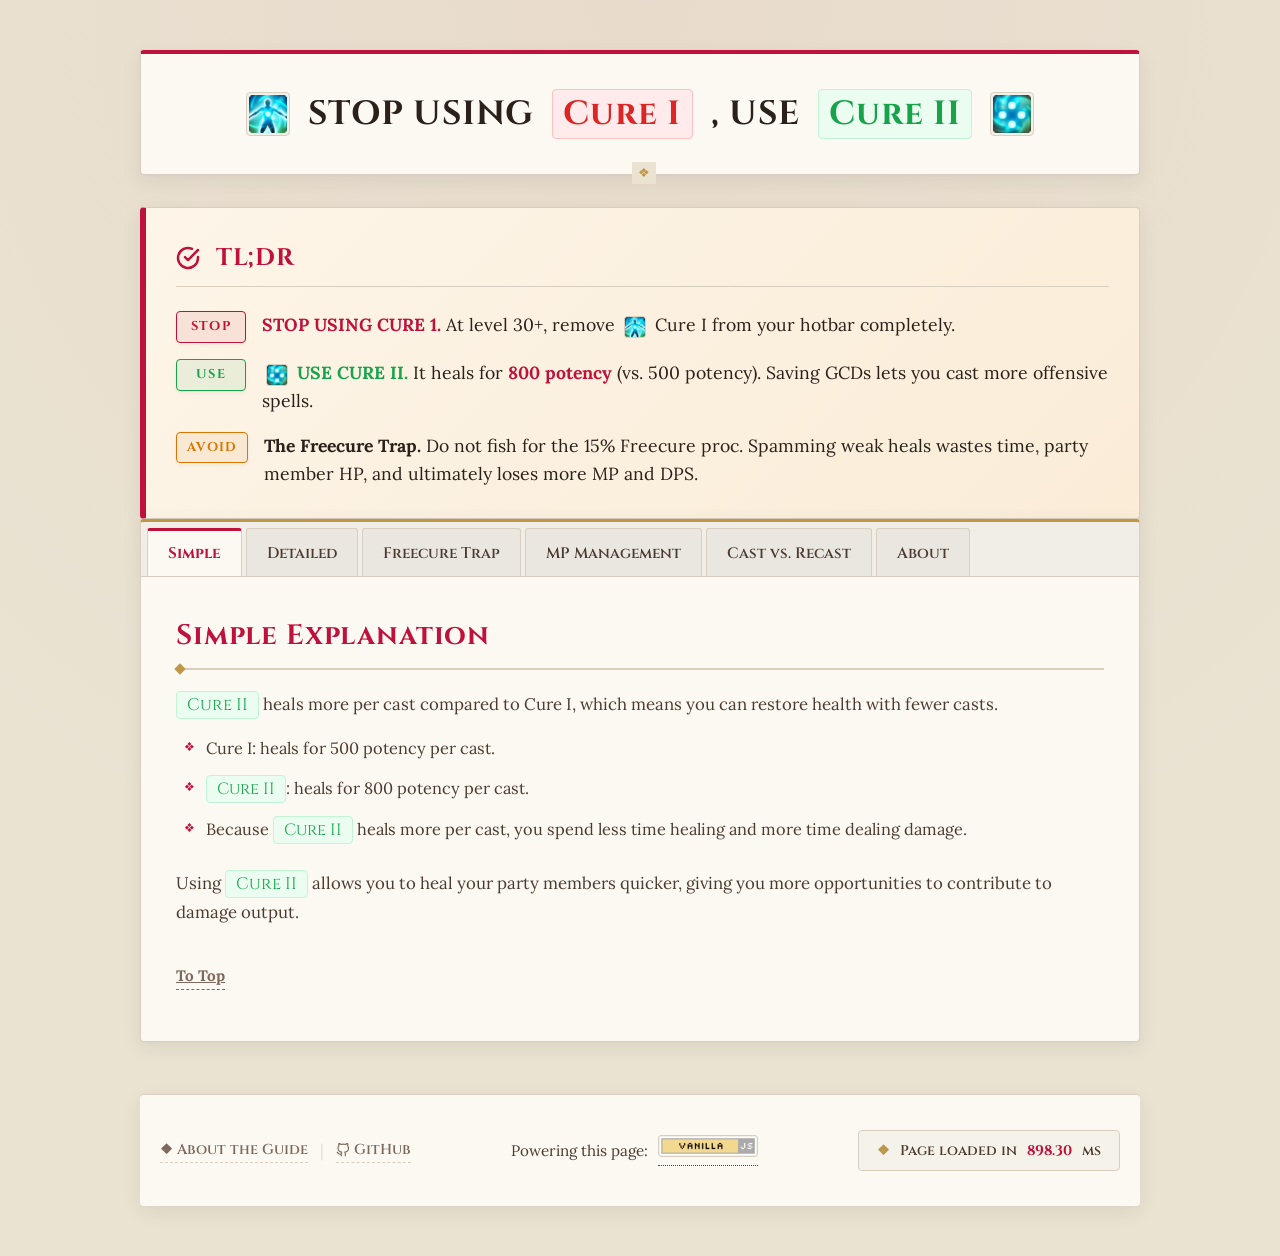
<file: index.html>
<!DOCTYPE html>
<html lang="en">

<head>
    <meta charset="UTF-8">
    <meta name="viewport" content="width=device-width, initial-scale=1.0">
    
    <!-- Primary SEO Meta Tags -->
    <title>Don't Use Cure 1! - FFXIV White Mage Guide</title>
    <meta name="description" content="A comprehensive, math-backed guide explaining why White Mages in FFXIV should use Cure II instead of Cure I, updated for Dawntrail. Learn the truths about Freecure trap, MP management, and GCD optimization.">
    <meta name="keywords" content="FFXIV, White Mage, WHM, Cure 1, Cure 2, Freecure, FFXIV guide, Dawntrail, FFXIV healing, MMO optimization">
    <meta name="author" content="MajorProps">
    <meta name="robots" content="index, follow">
    
    <!-- Open Graph / Facebook / Twitter -->
    <meta property="og:type" content="website">
    <meta property="og:title" content="Don't Use Cure 1! - FFXIV White Mage Guide">
    <meta property="og:description" content="A detailed, math-backed breakdown of why White Mages should stop using Cure I and start using Cure II. Updated for Dawntrail (Patch 7.4).">
    <meta property="og:image" content="assets/og_banner.png">
    <meta name="twitter:card" content="summary_large_image">
    <meta name="twitter:image" content="assets/og_banner.png">
    
    <!-- Fonts & Styling -->
    <link rel="preconnect" href="https://fonts.googleapis.com">
    <link rel="preconnect" href="https://fonts.gstatic.com" crossorigin>
    <link href="https://fonts.googleapis.com/css2?family=Cinzel:wght@400;600;700;900&family=Lora:ital,wght@0,400;0,500;0,600;0,700;1,400&family=Press+Start+2P&display=swap" rel="stylesheet">
    <link rel="stylesheet" href="css/styles.css">
    <link rel="icon" href="assets/favicon.ico?" type="image/x-icon">
    
    <!-- Dynamic Logic -->
    <script src="js/scripts.js?v=1.05" defer></script>
</head>

<body>
    <div class="app-container">
        <header>
            <h1 class="highlight header-title">
                <!-- Dynamically populated by JS -->
            </h1>
        </header>

        <main>
            <!-- Content will be injected dynamically -->
            
            <section id="tldr" class="tldr-box">
                <!-- Dynamically populated by JS -->
            </section>

            <section id="tabbed-content" class="glass-panel">
                <div class="tab">
                    <button class="tablinks active" onclick="openTab('simple', this)">Simple</button>
                    <button class="tablinks" onclick="openTab('detailed', this)">Detailed</button>
                    <button class="tablinks" onclick="openTab('freecure', this)">Freecure Trap</button>
                    <button class="tablinks" onclick="openTab('mp-management', this)">MP Management</button>
                    <button class="tablinks" onclick="openTab('cast-recast-times', this)">Cast vs. Recast</button>
                    <button class="tablinks" onclick="openTab('ifsomeone', this)">About</button>
                </div>

                <div class="tabcontent-container">
                    <div id="simple" class="tabcontent" style="display: block;"></div>
                    <div id="detailed" class="tabcontent"></div>
                    <div id="freecure" class="tabcontent"></div>
                    <div id="mp-management" class="tabcontent"></div>
                    <div id="cast-recast-times" class="tabcontent"></div>
                    <div id="ifsomeone" class="tabcontent"></div>
                </div>
            </section>
        </main>

        <footer>
            <div class="footer-content">
                <div class="guide-intent-container-footer" style="display: flex; align-items: center; gap: 12px; flex-wrap: wrap;">
                    <a href="#tabbed-content" class="guide-intent-link" onclick="openTab('ifsomeone', document.querySelector('.tab button:nth-child(6)'))">❖ About the Guide</a>
                    <span class="footer-separator" style="color: var(--border-color); opacity: 0.7;">|</span>
                    <a href="https://github.com/Suspence00/dontusecure1" target="_blank" class="guide-intent-link" style="display: inline-flex; align-items: center; gap: 4px;">
                        <svg width="14" height="14" viewBox="0 0 24 24" fill="none" stroke="currentColor" stroke-width="2" stroke-linecap="round" stroke-linejoin="round">
                            <path d="M9 19c-5 1.5-5-2.5-7-3m14 6v-3.87a3.37 3.37 0 0 0-.94-2.61c3.14-.35 6.44-1.54 6.44-7A5.44 5.44 0 0 0 20 4.77 5.07 5.07 0 0 0 19.91 1S18.73.65 16 2.48a13.38 13.38 0 0 0-7 0C6.27.65 5.09 1 5.09 1A5.07 5.07 0 0 0 5 4.77a5.44 5.44 0 0 0-1.5 3.78c0 5.42 3.3 6.61 6.44 7A3.37 3.37 0 0 0 9 18.13V22"></path>
                        </svg>
                        <span>GitHub</span>
                    </a>
                </div>
                <div class="vanilla-badge-wrapper">
                    <span>Powering this page:</span>
                    <a href="http://vanilla-js.com/" class="vanilla-link">
                        <img src="assets/vanillajs.png" alt="Vanilla JS badge" title="↑ ↑ ↓ ↓ ← → ← → B A">
                    </a>
                </div>
                <div class="speed-badge" id="speed-badge">
                    <span class="speed-icon">❖</span> Page loaded in <span id="load-time">--</span> ms
                </div>
            </div>
        </footer>
    </div>
</body>
</html>
</file>
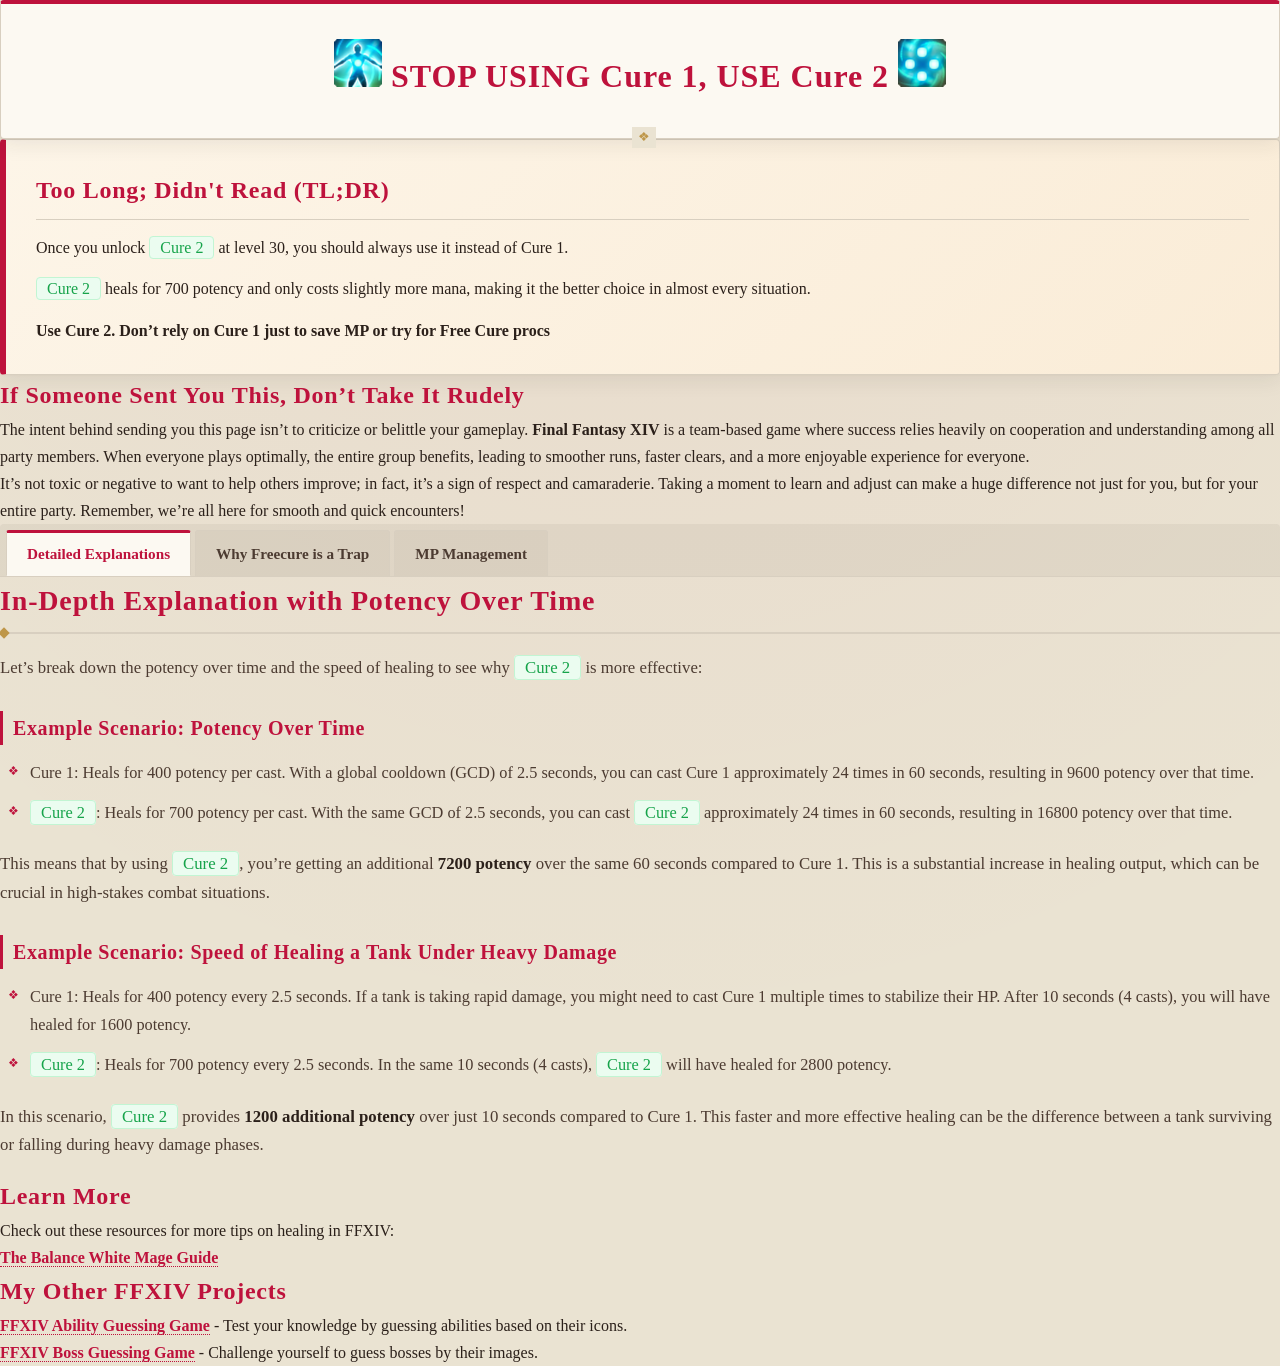
<file: home.html>
<!DOCTYPE html>
<html lang="en">
<head>
    <meta charset="UTF-8">
    <meta name="viewport" content="width=device-width, initial-scale=1.0">
    <title>Don't Use Cure 1!</title>
    <link rel="stylesheet" href="styles.css">
    <script>
        // Function to open a tab
        function openTab(tabName) {
            var i;
            var x = document.getElementsByClassName("tabcontent");
            var tablinks = document.getElementsByClassName("tablinks");
            for (i = 0; i < x.length; i++) {
                x[i].style.display = "none";
            }
            for (i = 0; i < tablinks.length; i++) {
                tablinks[i].className = tablinks[i].className.replace(" active", "");
            }
            document.getElementById(tabName).style.display = "block";
            event.currentTarget.className += " active";
        }
    
        // Open the first tab by default
        document.addEventListener("DOMContentLoaded", function() {
            document.querySelector('.tab button').click();
        });
    </script>
</head>
<body>

<header>
    <h1 class="highlight">
        <img src="48px-Cure_Icon.png" alt="Cure 1 Icon"> 
        STOP USING <span class="cure1">Cure 1</span>, USE <span class="cure2-header">Cure 2</span> 
        <img src="48px-Cure_II_Icon.png" alt="Cure 2 Icon">
    </h1>
</header>

<main>
    <section id="tldr" class="tldr-box">
        <h2>Too Long; Didn't Read (TL;DR)</h2>
        <p>Once you unlock <span class="cure2">Cure 2</span> at level 30, you should always use it instead of <span class="cure1">Cure 1</span>. </p>
        <p><span class="cure2">Cure 2</span> heals for 700 potency and only costs slightly more mana, making it the better choice in almost every situation.</p>
        <p><b>Use Cure 2. Don’t rely on <span class="cure1">Cure 1</span> just to save MP or try for Free Cure procs</b></p>
    </section>
    

    <section id="welcome">
        <h2>If Someone Sent You This, Don’t Take It Rudely</h2>
        <p>
            The intent behind sending you this page isn’t to criticize or belittle your gameplay. 
            <strong>Final Fantasy XIV</strong> is a team-based game where success relies heavily on cooperation and understanding among all party members. When everyone plays optimally, the entire group benefits, leading to smoother runs, faster clears, and a more enjoyable experience for everyone.
        </p>
        <p>
            It’s not toxic or negative to want to help others improve; in fact, it’s a sign of respect and camaraderie. 
            Taking a moment to learn and adjust can make a huge difference not just for you, but for your entire party. 
            Remember, we’re all here for smooth and quick encounters!
        </p>
    </section>
    

    <section id="tabbed-content">
        <div class="tab">
            <button class="tablinks" onclick="openTab('detailed')">Detailed Explanations</button>
            <button class="tablinks" onclick="openTab('freecure')">Why Freecure is a Trap</button>
            <button class="tablinks" onclick="openTab('mp-management')">MP Management</button>
        </div>

        <div id="detailed" class="tabcontent" style="display:none;">
            <h2>In-Depth Explanation with Potency Over Time</h2>
            <p>Let’s break down the potency over time and the speed of healing to see why <span class="cure2">Cure 2</span> is more effective:</p>

            <h3>Example Scenario: Potency Over Time</h3>
            <ul>
                <li><span class="cure1">Cure 1</span>: Heals for 400 potency per cast. With a global cooldown (GCD) of 2.5 seconds, you can cast <span class="cure1">Cure 1</span> approximately 24 times in 60 seconds, resulting in 9600 potency over that time.</li>
                <li><span class="cure2">Cure 2</span>: Heals for 700 potency per cast. With the same GCD of 2.5 seconds, you can cast <span class="cure2">Cure 2</span> approximately 24 times in 60 seconds, resulting in 16800 potency over that time.</li>
            </ul>
            <p>This means that by using <span class="cure2">Cure 2</span>, you’re getting an additional <strong>7200 potency</strong> over the same 60 seconds compared to <span class="cure1">Cure 1</span>. This is a substantial increase in healing output, which can be crucial in high-stakes combat situations.</p>

            <h3>Example Scenario: Speed of Healing a Tank Under Heavy Damage</h3>
            <ul>
                <li><span class="cure1">Cure 1</span>: Heals for 400 potency every 2.5 seconds. If a tank is taking rapid damage, you might need to cast <span class="cure1">Cure 1</span> multiple times to stabilize their HP. After 10 seconds (4 casts), you will have healed for 1600 potency.</li>
                <li><span class="cure2">Cure 2</span>: Heals for 700 potency every 2.5 seconds. In the same 10 seconds (4 casts), <span class="cure2">Cure 2</span> will have healed for 2800 potency.</li>
            </ul>
            <p>In this scenario, <span class="cure2">Cure 2</span> provides <strong>1200 additional potency</strong> over just 10 seconds compared to <span class="cure1">Cure 1</span>. This faster and more effective healing can be the difference between a tank surviving or falling during heavy damage phases.</p>
        </div>

        <div id="freecure" class="tabcontent" style="display:none;">
            <h2>Why Relying on Freecure is a Trap</h2>
            <p><span class="cure1">Cure 1</span> has a 15% chance to trigger the <strong>Freecure</strong> effect, making your next <span class="cure2">Cure 2</span> free. While this might seem like a great way to conserve MP, it’s actually a trap for several reasons:</p>

            <h4>Example Scenario: The Freecure Trap</h4>
            <ul>
                <li><strong>Inconsistent Procs:</strong> The chance of triggering Freecure is only 15%. Statistically, this means you can expect a Freecure proc roughly once every 6-7 casts of <span class="cure1">Cure 1</span>. Over 7 casts of <span class="cure1">Cure 1</span> (at 2.5 seconds per cast), you'll spend 17.5 seconds healing for 2800 potency, and you might get 1 free <span class="cure2">Cure 2</span> cast.</li>
                <li><strong>Potency Comparison:</strong> During those 17.5 seconds, if you had cast <span class="cure2">Cure 2</span> instead:
                    <ul>
                        <li>You would cast <span class="cure2">Cure 2</span> 7 times.</li>
                        <li>Each <span class="cure2">Cure 2</span> cast heals for 700 potency, totaling 4900 potency over 17.5 seconds.</li>
                        <li>Comparatively, <span class="cure1">Cure 1</span> with a Freecure proc would yield 2800 (Cure 1) + 700 (Freecure Cure 2) = 3500 potency.</li>
                    </ul>
                    <p>This results in a loss of <strong>1400 potency</strong> by relying on <span class="cure1">Cure 1</span> and Freecure instead of using <span class="cure2">Cure 2</span> directly.</p>
                </li>
                <li><strong>Wasted Time and MP:</strong> Every time you cast <span class="cure1">Cure 1</span> hoping for a Freecure proc, you’re spending more GCDs and potentially more MP on weaker heals, rather than directly providing stronger healing with <span class="cure2">Cure 2</span>.</li>
            </ul>
            <p>In most situations, the guaranteed healing output of <span class="cure2">Cure 2</span> far outweighs the potential MP savings from Freecure. By focusing on <span class="cure2">Cure 2</span> and using <img src="48px-Lucid_Dreaming_Icon.png" alt="Lucid Dreaming Icon"> Lucid Dreaming effectively, you’ll provide stronger and more reliable healing for your party.</p>
        </div>

        <div id="mp-management" class="tabcontent" style="display:none;">
            <h2>But What About MP?</h2>
            <p>One concern might be the higher MP cost of <span class="cure2">Cure 2</span> (1000 MP compared to <span class="cure1">Cure 1</span>'s 400 MP). However, White Mages have access to <img src="48px-Lucid_Dreaming_Icon.png" alt="Lucid Dreaming Icon"> <strong>Lucid Dreaming</strong>, an ability that regenerates MP over time.</p>
            <ul>
                <li><strong>Lucid Dreaming:</strong> Unlocked at level 24, this ability restores a significant amount of MP over 21 seconds, allowing you to sustain your healing output without running out of MP.</li>
                <li>By using <img src="48px-Lucid_Dreaming_Icon.png" alt="Lucid Dreaming Icon"> Lucid Dreaming effectively, you should <strong>never run out of MP</strong> in typical encounters, making the higher MP cost of <span class="cure2">Cure 2</span> a non-issue.</li>
            </ul>
        </div>
    </section>

    <section id="resources">
        <h2>Learn More</h2>
        <p>Check out these resources for more tips on healing in FFXIV:</p>
        <ul>
            <li><a href="https://www.thebalanceffxiv.com/jobs/healers/white-mage/" target="_blank">The Balance White Mage Guide</a></li>
        </ul>
    </section>
    
    <section id="other-projects">
        <h2>My Other FFXIV Projects</h2>
        <ul>
            <li><a href="https://suspence00.github.io/ffxivabilitityguessinggame/" target="_blank">FFXIV Ability Guessing Game</a> - Test your knowledge by guessing abilities based on their icons.</li>
            <li><a href="https://suspence00.github.io/ffxivbossguessinggame/" target="_blank">FFXIV Boss Guessing Game</a> - Challenge yourself to guess bosses by their images.</li>
        </ul>
    </section>    
</main>
</body>
</html>
</file>
<file: css/styles.css>
/* ==========================================
   White Mage Sanctuary Design Tokens (Normal Mode)
   ========================================== */
:root {
    /* Fonts - Classic High Fantasy & RPG Serifs */
    --font-heading: 'Cinzel', 'Georgia', serif;
    --font-body: 'Lora', 'Georgia', serif;

    /* Theme: Lodestone Warm Eorzean Parchment */
    --bg-app: #eae3d2; /* Eorzean Warm Parchment Map Background */
    
    /* Document elements - rich cream scroll cards */
    --bg-window-top: #fcf9f2;
    --bg-window-bottom: #fcf9f2;
    --bg-surface: #fcf9f2; /* Clean light parchment */
    --bg-surface-hover: #f5eedf; /* Soft golden hover */
    
    /* White Mage Quest Accent */
    --bg-tldr: linear-gradient(135deg, #fdf5e8 0%, #faecd7 100%);
    
    /* Authentic Gold & Crimson Trims */
    --gold-primary: #be9648; /* Antique Gold */
    --gold-secondary: #997227; /* Deep Gold */
    --gold-light: #e5c483; /* Radiant Gold highlight */
    --crimson-primary: #be123c; /* White Mage Crimson */
    --crimson-hover: #9f1239; /* Deep Burgundy */
    
    --border-color: #d8cfc0; /* Warm clay border */
    --border-gold: #be9648; /* Gold border for accents */
    
    --text-primary: #2b201a; /* Sharp, extremely legible dark espresso */
    --text-secondary: #4c3b31; /* Warm mahogany brown for body text */
    --text-muted: #7c685c; /* Soft charcoal-brown for notes */
    
    /* Spell & Buff Colors (Subtle, clean, high-contrast on light background) */
    --color-cure1: #dc2626; /* Crimson for Cure I */
    --color-cure2: #16a34a; /* Emerald for Cure II */
    --color-lucid: #7c3aed; /* Mana Violet */
    --color-damage: #2563eb; /* Glare sky-blue */

    /* Shadows & Borders */
    --box-shadow-game: 0 6px 20px rgba(43, 32, 26, 0.08), 0 1px 3px rgba(43, 32, 26, 0.02);
    --transition-click: 0.12s cubic-bezier(0.4, 0, 0.2, 1);
    --transition-smooth: 0.25s cubic-bezier(0.4, 0, 0.2, 1);
}

/* ==========================================
   Bizarro Mode (NES / SNES Final Fantasy Dialogue Box)
   ========================================== */
.reverse-mode {
    /* Classic Retro Monospaced Font */
    --font-heading: 'Press Start 2P', monospace;
    --font-body: 'Press Start 2P', monospace;

    /* NES Royal Blue Background & Thick White Borders */
    --bg-app: #000000;
    --bg-window-top: #000088;
    --bg-window-bottom: #0000a8;
    --bg-surface: linear-gradient(to bottom, var(--bg-window-top) 0%, var(--bg-window-bottom) 100%);
    --bg-surface-hover: #0000d8;
    --bg-tldr: #000088;
    
    --gold-primary: #ffffff;
    --gold-secondary: #ffffff;
    --gold-light: #ffffff;
    
    --border-color: #ffffff;
    --text-primary: #ffffff;
    --text-secondary: #ffffff;
    --text-muted: #aaaaaa;
    
    --color-cure1: #00ff00; /* Cure I is green/good! */
    --color-cure2: #ff0000; /* Cure II is red/bad! */
    --color-lucid: #ff00ff;
    --color-damage: #00ffff;
}

/* ==========================================
   Reset & Base Styles
   ========================================== */
html {
    scroll-behavior: smooth;
}

* {
    box-sizing: border-box;
    margin: 0;
    padding: 0;
}

body {
    font-family: var(--font-body);
    background-color: var(--bg-app);
    background-image: radial-gradient(circle at 50% 0%, rgba(190, 18, 60, 0.04) 0%, rgba(234, 227, 210, 0) 70%);
    color: var(--text-primary);
    line-height: 1.7;
    -webkit-font-smoothing: antialiased;
    overflow-x: hidden;
    position: relative;
    min-height: 100vh;
    transition: background var(--transition-smooth);
}

.glow-bg {
    display: none;
}

/* ==========================================
   Layout Containers
   ========================================== */
.app-container {
    max-width: 1040px;
    margin: 0 auto;
    padding: 50px 20px;
    display: flex;
    flex-direction: column;
    gap: 32px;
}

/* ==========================================
   Typography & Decorative Ornaments
   ========================================== */
h1, h2, h3, h4 {
    font-family: var(--font-heading);
    font-weight: 700;
    letter-spacing: 0.03em;
    color: var(--crimson-primary);
}

a {
    color: var(--crimson-primary);
    text-decoration: none;
    font-weight: 600;
    border-bottom: 1px dotted var(--crimson-primary);
    transition: all var(--transition-click);
}

a:hover {
    color: var(--crimson-hover);
    border-bottom-color: var(--crimson-hover);
}

/* FFXIV Diamond Divider Ornament */
.divider {
    display: flex;
    align-items: center;
    justify-content: center;
    margin: 24px 0;
    color: var(--gold-primary);
}

.divider::before, .divider::after {
    content: '';
    flex: 1;
    border-bottom: 1px solid var(--border-color);
}

.divider::before { margin-right: 15px; }
.divider::after { margin-left: 15px; }

.divider-icon {
    font-size: 0.8rem;
    letter-spacing: 2px;
    color: var(--gold-primary);
}

/* ==========================================
   WHM Panel Styling
   ========================================== */
.glass-panel {
    background: var(--bg-surface);
    border: 1.5px solid var(--border-color);
    border-top: 3px solid var(--gold-primary);
    border-radius: 4px; /* Hard classic corners */
    box-shadow: var(--box-shadow-game);
    position: relative;
    transition: border var(--transition-smooth);
}

/* ==========================================
   Header Component
   ========================================== */
header {
    text-align: center;
    padding: 35px 20px;
    border-radius: 4px;
    background: var(--bg-surface);
    border: 1.5px solid var(--border-color);
    border-top: 4px solid var(--crimson-primary);
    box-shadow: var(--box-shadow-game);
    position: relative;
}

header::after {
    content: '❖';
    position: absolute;
    bottom: -10px;
    left: calc(50% - 8px);
    background: var(--bg-app);
    color: var(--gold-primary);
    font-size: 0.8rem;
    padding: 0 6px;
}

.header-title {
    display: flex;
    align-items: center;
    justify-content: center;
    gap: 18px;
    font-size: 2.1rem;
    font-weight: 700;
    flex-wrap: nowrap;
    line-height: 1.3;
    color: var(--text-primary);
    white-space: nowrap;
}

.header-title img {
    width: 44px;
    height: 44px;
    object-fit: contain;
    border: 1px solid var(--border-color);
    border-radius: 4px;
    padding: 2px;
    background: rgba(43, 32, 26, 0.04);
    flex-shrink: 0;
}

.cure1-header {
    color: var(--color-cure1);
    background: #ffebeb;
    border: 1px solid #ffc1c1;
    padding: 2px 10px;
    border-radius: 4px;
    font-family: var(--font-heading);
    white-space: nowrap;
}

.cure2 {
    color: var(--color-cure2);
    background: #ebfcf0;
    border: 1px solid #c2f5d3;
    padding: 2px 10px;
    border-radius: 4px;
    font-family: var(--font-heading);
    white-space: nowrap;
}

/* ==========================================
   TL;DR Panel (Duty/Quest Card Style)
   ========================================== */
.tldr-box {
    background: var(--bg-tldr);
    border: 1.5px solid var(--border-color);
    border-left: 6px solid var(--crimson-primary);
    padding: 30px;
    border-radius: 4px;
    box-shadow: var(--box-shadow-game);
    display: flex;
    flex-direction: column;
    gap: 14px;
}

.tldr-box h2 {
    font-size: 1.5rem;
    color: var(--crimson-primary);
    display: flex;
    align-items: center;
    gap: 10px;
    border-bottom: 1px solid var(--border-color);
    padding-bottom: 8px;
}

.tldr-list {
    display: flex;
    flex-direction: column;
    gap: 16px;
    margin-top: 10px;
}

.tldr-item {
    display: flex;
    align-items: flex-start;
    gap: 16px;
}

.tldr-badge {
    display: inline-block;
    padding: 4px 10px;
    font-family: var(--font-heading);
    font-size: 0.8rem;
    font-weight: 700;
    letter-spacing: 0.1em;
    border-radius: 4px;
    text-align: center;
    min-width: 70px;
    flex-shrink: 0;
    box-shadow: 0 2px 4px rgba(43, 32, 26, 0.05);
}

.badge-stop {
    background: rgba(190, 18, 60, 0.08);
    border: 1.5px solid var(--crimson-primary);
    color: var(--crimson-primary);
}

.badge-use {
    background: rgba(22, 163, 74, 0.08);
    border: 1.5px solid var(--color-cure2);
    color: var(--color-cure2);
}

.badge-avoid {
    background: rgba(217, 119, 6, 0.08);
    border: 1.5px solid #d97706;
    color: #d97706;
}

.tldr-text {
    font-family: var(--font-body);
    font-size: 1.1rem;
    line-height: 1.6;
    color: var(--text-primary);
}

.tldr-text img {
    height: 22px;
    width: 22px;
    vertical-align: middle;
    margin: 0 4px;
    border: 1px solid var(--border-color);
    border-radius: 3px;
    background: rgba(43, 32, 26, 0.04);
}

.potency-highlight {
    color: var(--crimson-primary);
    font-weight: 700;
}

/* ==========================================
   Tabs Component (Elegant Guidebook Tabs)
   ========================================== */
.tab {
    display: flex;
    flex-wrap: nowrap;
    overflow-x: auto;
    -webkit-overflow-scrolling: touch;
    scrollbar-width: none;
    background: rgba(43, 32, 26, 0.05);
    border-radius: 4px 4px 0 0;
    padding: 6px 6px 0 6px;
    gap: 4px;
    border-bottom: 1.5px solid var(--border-color);
}

.tab::-webkit-scrollbar {
    display: none;
}

.tab button {
    flex-shrink: 0;
    background: rgba(43, 32, 26, 0.03);
    border: 1px solid var(--border-color);
    border-bottom: none;
    outline: none;
    cursor: pointer;
    padding: 12px 20px;
    transition: all var(--transition-click);
    font-family: var(--font-heading);
    font-weight: 600;
    font-size: 0.95rem;
    color: var(--text-secondary);
    border-radius: 3px 3px 0 0;
    position: relative;
    margin-bottom: -1.5px;
}

.tab button:hover {
    color: var(--crimson-primary);
    background: var(--bg-surface-hover);
}

.tab button.active {
    color: var(--crimson-primary);
    background: var(--bg-surface);
    border: 1.5px solid var(--border-color);
    border-bottom: 2px solid var(--bg-surface); /* Overlaps bottom border perfectly */
    border-top: 3px solid var(--crimson-primary);
    font-weight: 700;
    box-shadow: none;
}

.tabcontent-container {
    padding: 35px;
}

.tabcontent {
    display: none;
}

.tabcontent h2 {
    font-size: 1.75rem;
    margin-bottom: 20px;
    border-bottom: 2px solid var(--border-color);
    padding-bottom: 8px;
    color: var(--crimson-primary);
    position: relative;
}

/* Small square ornament under headers */
.tabcontent h2::after {
    content: '';
    position: absolute;
    bottom: -5px;
    left: 0;
    width: 8px;
    height: 8px;
    background: var(--gold-primary);
    transform: rotate(45deg);
}

.tabcontent h3 {
    font-size: 1.25rem;
    margin: 28px 0 14px 0;
    color: var(--crimson-primary);
    border-left: 3px solid var(--crimson-primary);
    padding-left: 10px;
}

.tabcontent p {
    margin-bottom: 16px;
    color: var(--text-secondary);
    font-size: 1.05rem;
}

.tabcontent strong {
    color: var(--text-primary);
}

/* Bullet list modernization */
.tabcontent ul {
    list-style: none;
    margin-bottom: 24px;
    padding-left: 4px;
}

.tabcontent li {
    position: relative;
    padding-left: 26px;
    margin-bottom: 12px;
    color: var(--text-secondary);
    font-size: 1.02rem;
}

.tabcontent li::before {
    content: '❖';
    position: absolute;
    left: 4px;
    top: 2px;
    color: var(--crimson-primary);
    font-size: 0.75rem;
}

/* Nested lists */
.tabcontent ul ul {
    margin-top: 10px;
    margin-bottom: 10px;
    padding-left: 12px;
}

.tabcontent ul ul li::before {
    content: '✦';
    color: var(--text-muted);
}

/* Return to top link */
.tabcontent p a[href="#tabbed-content"] {
    display: inline-flex;
    align-items: center;
    gap: 6px;
    font-size: 0.95rem;
    font-weight: 700;
    color: var(--text-muted);
    border-bottom: 1px dashed var(--text-muted);
    transition: color var(--transition-click);
    margin-top: 20px;
}

.tabcontent p a[href="#tabbed-content"]:hover {
    color: var(--crimson-primary);
    border-bottom-color: var(--crimson-primary);
}

/* Custom Highlight Spans */
.damage-spell {
    color: var(--color-damage);
    font-weight: 700;
}

.lucid-dreaming {
    color: var(--color-lucid);
    font-weight: 700;
}

.tabcontent img:not(.sim-slot-icon) {
    height: 22px;
    width: 22px;
    vertical-align: middle;
    margin: 0 4px;
    border: 1px solid var(--border-color);
    border-radius: 3px;
    background: rgba(43, 32, 26, 0.04);
}

/* ==========================================
   RPG Comparison Grid & Cards
   ========================================== */
.math-grid {
    display: grid;
    grid-template-columns: 1fr 1fr;
    gap: 24px;
    margin: 24px 0;
}

@media (max-width: 768px) {
    .math-grid {
        grid-template-columns: 1fr;
    }
    .header-title {
        flex-wrap: wrap;
        font-size: 1.4rem;
        white-space: normal;
        gap: 10px;
    }
    .header-title img {
        width: 32px;
        height: 32px;
    }
}

.math-card {
    background: rgba(43, 32, 26, 0.02);
    border: 1.5px solid var(--border-color);
    border-radius: 4px;
    padding: 22px;
    transition: all var(--transition-smooth);
}

.math-card:hover {
    border-color: var(--gold-primary);
    background: var(--bg-surface-hover);
    box-shadow: var(--box-shadow-game);
}

.math-card-title {
    font-family: var(--font-heading);
    font-size: 1.15rem;
    font-weight: 700;
    margin-bottom: 14px;
    padding-bottom: 8px;
    border-bottom: 1px solid var(--border-color);
    color: var(--text-primary);
}

.math-card-cure1 {
    border-top: 4px solid var(--color-cure1);
}

.math-card-cure2 {
    border-top: 4px solid var(--color-cure2);
}

.math-card p {
    font-size: 0.98rem;
    margin-bottom: 8px;
    color: var(--text-secondary);
}

/* ==========================================
   Resources Component
   ========================================== */
.resource-card {
    padding: 35px;
    display: flex;
    flex-direction: column;
    gap: 18px;
    align-items: flex-start;
    border-top: 3px solid var(--crimson-primary);
}

.resource-card h2 {
    font-size: 1.6rem;
    border-bottom: none;
}

.resource-card p {
    color: var(--text-secondary);
    font-size: 1.05rem;
    margin-bottom: 8px;
}

.resource-link-wrapper {
    width: 100%;
}

/* Crimson Primary Action Button */
.btn-primary {
    display: inline-flex;
    align-items: center;
    gap: 12px;
    background: linear-gradient(to bottom, var(--crimson-primary) 0%, var(--crimson-hover) 100%);
    border: 1.5px solid var(--crimson-primary);
    color: #ffffff;
    font-family: var(--font-heading);
    font-weight: 700;
    padding: 15px 32px;
    border-radius: 4px;
    transition: all 0.2s ease;
    box-shadow: 0 4px 15px rgba(190, 18, 60, 0.15);
    cursor: pointer;
}

.btn-primary:hover {
    background: var(--crimson-hover);
    box-shadow: 0 6px 20px rgba(190, 18, 60, 0.25);
    transform: translateY(-1px);
}

.btn-primary svg {
    transition: transform var(--transition-click);
}

.btn-primary:hover svg {
    transform: translate(3px, -3px);
}

.guide-intent-container {
    margin-top: 14px;
    width: 100%;
}

.guide-intent-link {
    font-size: 0.9rem;
    font-family: var(--font-heading);
    color: var(--text-muted);
    border-bottom: 1.5px dashed var(--border-color);
    transition: color var(--transition-click);
}

.guide-intent-link:hover {
    color: var(--crimson-primary);
    border-bottom-color: var(--crimson-primary);
}

.reverse-mode .guide-intent-container {
    margin-top: 20px !important;
}

.reverse-mode .guide-intent-link {
    font-family: 'Press Start 2P', monospace !important;
    font-size: 0.55rem !important;
    color: #ffffff !important;
    border-bottom: 3px dashed #ffffff !important;
}

/* ==========================================
   Footer Component
   ========================================== */
footer {
    border-top: 1.5px solid var(--border-color);
    padding: 35px 20px;
    margin-top: 20px;
    background: var(--bg-surface);
    border-radius: 4px;
    box-shadow: var(--box-shadow-game);
}

.footer-content {
    display: flex;
    justify-content: space-between;
    align-items: center;
    flex-wrap: wrap;
    gap: 20px;
}

@media (max-width: 600px) {
    .footer-content {
        flex-direction: column;
        text-align: center;
    }
}

.vanilla-badge-wrapper {
    display: flex;
    align-items: center;
    gap: 10px;
    font-size: 0.95rem;
    color: var(--text-secondary);
}

.vanilla-link img {
    height: 22px;
    object-fit: contain;
    border: 1px solid var(--border-color);
    border-radius: 3px;
    padding: 1px;
    background: rgba(43, 32, 26, 0.04);
}

.speed-badge {
    display: flex;
    align-items: center;
    gap: 10px;
    padding: 8px 18px;
    border-radius: 4px;
    background: rgba(43, 32, 26, 0.03);
    border: 1.5px solid var(--border-color);
    font-family: var(--font-heading);
    font-weight: 600;
    font-size: 0.88rem;
    color: var(--text-secondary);
}

.speed-icon {
    color: var(--gold-primary);
}

#load-time {
    color: var(--crimson-primary);
    font-weight: 700;
}

.timing-details {
    margin-top: 20px;
    padding: 20px;
    background: rgba(43, 32, 26, 0.03);
    border-radius: 4px;
    border: 1.5px dashed var(--border-color);
    font-size: 0.92rem;
    color: var(--text-secondary);
    width: 100%;
}

.timing-details a {
    color: var(--crimson-primary);
    font-weight: 700;
    border-bottom: 1px dotted var(--crimson-primary);
}

.timing-details a:hover {
    color: var(--crimson-hover);
}

/* ==========================================
   NES Theme Details (Only applied when .reverse-mode)
   ========================================== */
.reverse-mode body {
    background: #000000 !important;
    background-image: none !important;
}

.reverse-mode .app-container {
    gap: 36px;
}

.reverse-mode header,
.reverse-mode .tldr-box,
.reverse-mode .glass-panel,
.reverse-mode .math-card,
.reverse-mode .timing-details,
.reverse-mode footer {
    background: #000088 !important;
    border: 4px solid #ffffff !important;
    box-shadow: 0 0 0 4px #000000, 10px 10px 0px rgba(0,0,0,0.5) !important;
    border-radius: 0px !important;
    color: #ffffff !important;
    text-shadow: none !important;
}

.reverse-mode h1, 
.reverse-mode h2, 
.reverse-mode h3, 
.reverse-mode h4,
.reverse-mode a,
.reverse-mode span {
    color: #ffffff !important;
    font-family: 'Press Start 2P', monospace !important;
    text-shadow: none !important;
}

.reverse-mode header::after,
.reverse-mode .tabcontent h2::after {
    display: none !important;
}

.reverse-mode .header-title {
    font-size: 1.1rem !important;
    gap: 12px !important;
    line-height: 1.8 !important;
}

.reverse-mode .header-title img {
    width: 32px !important;
    height: 32px !important;
    border: 3px solid #ffffff !important;
    border-radius: 0px !important;
}

.reverse-mode .tab {
    background: #000000 !important;
    border-bottom: 4px solid #ffffff !important;
    padding: 8px 8px 0 8px !important;
    gap: 8px !important;
    border-radius: 0px !important;
}

.reverse-mode .tab button {
    background: #000044 !important;
    border: 3px solid #ffffff !important;
    border-bottom: none !important;
    color: #ffffff !important;
    font-size: 0.6rem !important;
    padding: 10px 12px !important;
    border-radius: 0px !important;
    margin-bottom: -4px !important;
}

.reverse-mode .tab button:hover {
    background: #0000aa !important;
}

.reverse-mode .tab button.active {
    background: #000088 !important;
    border: 4px solid #ffffff !important;
    border-bottom: none !important;
    color: #00ff00 !important;
}

.reverse-mode .tabcontent-container {
    padding: 24px !important;
}

.reverse-mode .tabcontent h2 {
    font-size: 0.75rem !important;
    border-bottom: 4px solid #ffffff !important;
    padding-bottom: 12px !important;
}

.reverse-mode .tabcontent h3 {
    font-size: 0.65rem !important;
    border-left: none !important;
    padding-left: 0 !important;
    margin: 24px 0 12px 0 !important;
    text-decoration: underline !important;
}

.reverse-mode .tabcontent p,
.reverse-mode .tabcontent li {
    font-size: 0.6rem !important;
    line-height: 2.0 !important;
    color: #ffffff !important;
}

.reverse-mode .tabcontent li::before {
    content: '▶' !important;
    color: #ffffff !important;
    font-size: 0.55rem !important;
}

.reverse-mode .cure1,
.reverse-mode .cure1-header,
.reverse-mode .cure2 {
    background: transparent !important;
    border: none !important;
    padding: 0 !important;
}

.reverse-mode .cure1, 
.reverse-mode .cure1-header {
    color: #00ff00 !important; /* Green is good in bizarro! */
}

.reverse-mode .cure2 {
    color: #ff0000 !important; /* Red is bad in bizarro! */
}

.reverse-mode .damage-spell {
    color: #00ffff !important;
}

.reverse-mode .lucid-dreaming {
    color: #ff00ff !important;
}

/* Bizarro/NES Mode Override for TL;DR objectives */
.reverse-mode .tldr-list {
    gap: 18px;
}

.reverse-mode .tldr-item {
    flex-direction: column;
    align-items: flex-start;
    gap: 8px;
}

.reverse-mode .tldr-badge {
    border-radius: 0px !important;
    font-family: 'Press Start 2P', monospace !important;
    font-size: 0.7rem !important;
    letter-spacing: 0px !important;
    padding: 6px 12px !important;
    min-width: 80px !important;
    text-align: center !important;
    box-shadow: none !important;
}

.reverse-mode .badge-stop {
    background: #ff0000 !important;
    border: 2px solid #ffffff !important;
    color: #ffffff !important;
}

.reverse-mode .badge-use {
    background: #00aa00 !important;
    border: 2px solid #ffffff !important;
    color: #ffffff !important;
}

.reverse-mode .badge-avoid {
    background: #ffaa00 !important;
    border: 2px solid #ffffff !important;
    color: #000000 !important;
}

.reverse-mode .tldr-text {
    font-family: 'Press Start 2P', monospace !important;
    font-size: 0.8rem !important;
    line-height: 1.8 !important;
    color: #ffffff !important;
}

.reverse-mode .tldr-text img {
    border: 2px solid #ffffff !important;
    border-radius: 0px !important;
    background: transparent !important;
}

.reverse-mode .potency-highlight {
    color: #ffff00 !important; /* Retro bright yellow */
}

.reverse-mode .btn-primary {
    background: #000044 !important;
    border: 4px solid #ffffff !important;
    border-radius: 0px !important;
    color: #ffffff !important;
    font-size: 0.6rem !important;
    padding: 12px 20px !important;
    box-shadow: none !important;
}

.reverse-mode .btn-primary:hover {
    background: #0000d8 !important;
    color: #00ff00 !important;
}

.reverse-mode .speed-badge {
    border: 3px solid #ffffff !important;
    border-radius: 0px !important;
    background: #000044 !important;
    font-size: 0.5rem !important;
}

.reverse-mode #load-time {
    color: #00ff00 !important;
}

.reverse-mode .timing-details a {
    color: #00ffff !important;
}

/* Potency Calculation Box comparison grid */
.potency-calc-box {
    display: flex;
    gap: 20px;
    margin: 24px 0;
}

.potency-calc-col {
    flex: 1;
    background: var(--bg-surface-hover);
    border: 1px solid var(--border-color);
    border-radius: 4px;
    padding: 16px 20px;
}

.potency-calc-col h4 {
    margin-top: 0;
    margin-bottom: 12px;
    color: var(--crimson-primary);
    font-family: var(--font-heading);
    font-size: 1rem;
    border-bottom: 1px solid var(--border-color);
    padding-bottom: 6px;
}

.potency-calc-col ul {
    margin: 0;
    padding-left: 20px;
}

.potency-calc-col li {
    margin-bottom: 6px;
    font-size: 0.95rem;
}

@media (max-width: 768px) {
    .potency-calc-box {
        flex-direction: column;
    }
}

/* Bizarro overrides */
.reverse-mode .potency-calc-col {
    background: #000055 !important;
    border: 3px solid #ffffff !important;
    border-radius: 0px !important;
}

.reverse-mode .potency-calc-col h4 {
    font-family: 'Press Start 2P', monospace !important;
    font-size: 0.5rem !important;
    color: #ffffff !important;
    border-bottom: 3px solid #ffffff !important;
}

.reverse-mode .potency-calc-col li {
    font-family: 'Press Start 2P', monospace !important;
    font-size: 0.4rem !important;
    line-height: 1.6 !important;
    color: #ffffff !important;
}

/* ==========================================
   FFXIV Cast Bar & GCD Timeline Simulator
   ========================================== */
.simulator-wrapper {
    background: var(--bg-surface-hover);
    border: 1.5px solid var(--border-color);
    border-top: 3.5px solid var(--gold-primary);
    border-radius: 4px;
    padding: 30px;
    margin: 32px 0 16px 0;
    box-shadow: var(--box-shadow-game);
}

.sim-header {
    text-align: center;
    margin-bottom: 24px;
}

.sim-header h4 {
    font-family: var(--font-heading);
    font-size: 1.35rem;
    color: var(--crimson-primary);
    margin-bottom: 6px;
    letter-spacing: 0.05em;
}

.sim-subtitle {
    font-size: 0.95rem;
    color: var(--text-secondary);
    margin: 0 !important;
}

.sim-controls {
    display: flex;
    justify-content: center;
    gap: 16px;
    margin-bottom: 30px;
}

.btn-sim {
    font-family: var(--font-heading);
    font-weight: 700;
    font-size: 0.9rem;
    padding: 10px 24px;
    border-radius: 4px;
    cursor: pointer;
    transition: all var(--transition-click);
    outline: none;
}

.btn-sim-play {
    background: linear-gradient(to bottom, #d9aa4e 0%, #be9648 100%);
    border: 1.5px solid #be9648;
    color: #ffffff;
    text-shadow: 0 1px 2px rgba(43, 32, 26, 0.4);
    box-shadow: 0 2px 6px rgba(190, 150, 72, 0.2);
}

.btn-sim-play:hover {
    background: #be9648;
    box-shadow: 0 4px 12px rgba(190, 150, 72, 0.35);
    transform: translateY(-1px);
}

.btn-sim-play.active {
    background: linear-gradient(to bottom, #ea580c 0%, #c2410c 100%);
    border-color: #c2410c;
    box-shadow: inset 0 2px 4px rgba(0, 0, 0, 0.2);
}

.btn-sim-reset {
    background: #eae3d2;
    border: 1.5px solid var(--border-color);
    color: var(--text-secondary);
}

.btn-sim-reset:hover {
    background: #dfd6c0;
    color: var(--text-primary);
}

.sim-lanes {
    display: flex;
    flex-direction: column;
    gap: 28px;
    margin-bottom: 30px;
}

.sim-lane {
    background: var(--bg-surface);
    border: 1.5px solid var(--border-color);
    border-radius: 4px;
    padding: 20px;
    box-shadow: inset 0 1px 4px rgba(43, 32, 26, 0.03);
}

.sim-lane-header {
    margin-bottom: 14px;
    display: flex;
    justify-content: space-between;
    align-items: center;
}

.sim-lane-title {
    font-family: var(--font-heading);
    font-weight: 700;
    font-size: 1.05rem;
    color: var(--text-primary);
}

/* Castbar styled like actual FFXIV castbar */
.sim-castbar-container {
    height: 30px;
    background: #1a1613;
    border: 1.5px solid #4a3e36;
    border-radius: 4px;
    position: relative;
    overflow: hidden;
    margin-bottom: 16px;
    display: flex;
    align-items: center;
    box-shadow: inset 0 2px 5px rgba(0, 0, 0, 0.8);
}

.sim-castbar-label {
    position: absolute;
    left: 12px;
    font-family: var(--font-heading);
    font-weight: 700;
    font-size: 0.85rem;
    color: #e2dcd6;
    z-index: 2;
    text-shadow: 0 1px 3px rgba(0, 0, 0, 0.9);
}

.sim-castbar-timer {
    position: absolute;
    right: 12px;
    font-family: var(--font-heading);
    font-weight: 700;
    font-size: 0.85rem;
    color: #ffd700;
    z-index: 2;
    text-shadow: 0 1px 3px rgba(0, 0, 0, 0.9);
}

.sim-castbar-fill {
    height: 100%;
    width: 0%;
    transition: width 0.05s linear;
}

/* Beautiful FFXIV Golden Gradient Cast fill */
.sim-castbar-fill.casting {
    background: linear-gradient(to right, #9a6d1e 0%, #be9648 40%, #ffd700 80%, #ffffff 100%);
    box-shadow: 0 0 12px #ffd700, inset 0 1px 2px rgba(255, 255, 255, 0.4);
}

/* Slide Recast is empty or dark blue loading bar */
.sim-castbar-fill.recasting {
    background: rgba(190, 150, 72, 0.15);
    width: 0% !important;
}

/* OOM Error fill */
.sim-castbar-fill.oom-error {
    background: linear-gradient(45deg, #7f1d1d 25%, #b91c1c 25%, #b91c1c 50%, #7f1d1d 50%, #7f1d1d 75%, #b91c1c 75%, #b91c1c 100%);
    background-size: 20px 20px;
    animation: oom-hatch-slide 0.8s linear infinite;
    box-shadow: 0 0 8px rgba(185, 28, 28, 0.6);
}

@keyframes oom-hatch-slide {
    0% { background-position: 0 0; }
    100% { background-position: 20px 0; }
}

.oom-warning {
    color: #ef4444 !important;
    font-weight: bold;
    animation: pulse-red 0.5s ease-in-out infinite alternate;
}

@keyframes pulse-red {
    0% { opacity: 0.7; transform: scale(0.98); }
    100% { opacity: 1; transform: scale(1.02); }
}

/* Timeline slots */
.sim-slots {
    display: grid;
    grid-template-columns: 1fr 1fr 1fr;
    gap: 12px;
}

.sim-slot {
    background: rgba(43, 32, 26, 0.03);
    border: 1.5px solid var(--border-color);
    border-radius: 4px;
    padding: 12px;
    position: relative;
    overflow: hidden;
    display: flex;
    flex-direction: column;
    align-items: center;
    gap: 8px;
    transition: all 0.2s ease;
}

.sim-slot-progress {
    position: absolute;
    bottom: 0;
    left: 0;
    height: 4px;
    width: 0%;
    background: var(--gold-primary);
    transition: width 0.05s linear;
}

.sim-slot-icon {
    width: 40px;
    height: 40px;
    object-fit: contain;
    border: 1px solid var(--border-color);
    border-radius: 4px;
    padding: 1px;
    background: rgba(43, 32, 26, 0.05);
    z-index: 2;
    transition: transform 0.2s ease;
}

/* Custom Glare CSS Icon */
.glare-icon-css {
    width: 40px;
    height: 40px;
    border-radius: 4px;
    background: radial-gradient(circle, #a5f3fc 0%, #0284c7 100%);
    border: 1px solid var(--border-color);
    display: flex;
    align-items: center;
    justify-content: center;
    color: #ffffff;
    font-weight: bold;
    font-size: 1.1rem;
    font-family: var(--font-heading);
    box-shadow: 0 0 8px rgba(14, 165, 233, 0.6);
    text-shadow: 0 1px 2px rgba(0,0,0,0.6);
    z-index: 2;
}

.glare-letter {
    font-family: var(--font-heading) !important;
    font-weight: bold !important;
}

.sim-slot-badge {
    font-family: var(--font-heading);
    font-size: 0.75rem;
    font-weight: 700;
    color: var(--text-muted);
    z-index: 2;
}

/* Active Casting slot state */
.sim-slot.active {
    border-color: var(--gold-primary);
    background: rgba(190, 150, 72, 0.05);
    box-shadow: 0 0 10px rgba(190, 150, 72, 0.2);
}

.sim-slot.active.casting {
    animation: slot-pulse 1s linear infinite alternate;
}

@keyframes slot-pulse {
    0% { border-color: var(--border-color); }
    100% { border-color: var(--gold-light); }
}

.sim-slot.active .sim-slot-icon {
    transform: scale(1.05);
}

/* Completed slot state */
.sim-slot.completed {
    border-color: var(--gold-primary);
    background: linear-gradient(135deg, rgba(253, 245, 232, 0.9) 0%, rgba(250, 236, 215, 0.9) 100%);
}

.sim-slot.completed::before {
    content: '❖';
    position: absolute;
    top: 4px;
    right: 6px;
    font-size: 0.65rem;
    color: var(--gold-primary);
}

.sim-slot.completed .sim-slot-progress {
    background: var(--gold-primary);
    width: 100% !important;
}

/* Stuck OOM slot state */
.sim-slot.stuck-oom {
    border-color: #ef4444;
    background: linear-gradient(45deg, #fef2f2 25%, #fee2e2 25%, #fee2e2 50%, #fef2f2 50%, #fef2f2 75%, #fee2e2 75%, #fee2e2 100%);
    background-size: 14px 14px;
    animation: oom-hatch-slide 1.5s linear infinite;
}

.sim-slot.stuck-oom .sim-slot-icon,
.sim-slot.stuck-oom .glare-icon-css {
    filter: grayscale(1) opacity(0.4);
    border-color: #ef4444;
}

.sim-slot.stuck-oom .sim-slot-badge {
    color: #ef4444;
}

/* Dashboard styles */
.sim-dashboard {
    display: grid;
    grid-template-columns: 1fr 1fr;
    gap: 20px;
    border-top: 1.5px solid var(--border-color);
    padding-top: 24px;
}

.sim-dash-lane {
    background: rgba(43, 32, 26, 0.01);
    border: 1px solid var(--border-color);
    border-radius: 4px;
    padding: 16px;
}

.sim-dash-lane h5 {
    font-family: var(--font-heading);
    font-size: 0.9rem;
    color: var(--text-primary);
    margin-bottom: 12px;
    border-bottom: 1px solid var(--border-color);
    padding-bottom: 6px;
}

.sim-dash-metrics {
    display: flex;
    flex-direction: column;
    gap: 8px;
}

.sim-metric {
    display: flex;
    justify-content: space-between;
    font-size: 0.9rem;
}

.metric-label {
    color: var(--text-secondary);
}

.metric-val {
    font-weight: 700;
    color: var(--text-primary);
}

/* Color codes for metrics */
.val-heal-a, .val-heal-b {
    color: var(--color-cure2);
}

.val-dps-a, .val-dps-b {
    color: var(--color-damage);
}

.val-mp-a, .val-mp-b {
    color: var(--color-lucid);
}

@media (max-width: 768px) {
    .sim-slots {
        gap: 6px;
    }
    .sim-slot {
        padding: 8px;
        font-size: 0.8rem;
    }
    .sim-slot-icon, .glare-icon-css {
        width: 32px;
        height: 32px;
    }
    .glare-icon-css {
        font-size: 0.9rem;
    }
    .sim-dashboard {
        grid-template-columns: 1fr;
        gap: 16px;
    }
}

/* ==========================================
   Bizarro Mode Retro NES/SNES Simulator Styles
   ========================================== */
.reverse-mode .simulator-wrapper {
    background: #000088 !important;
    border: 4px solid #ffffff !important;
    box-shadow: 0 0 0 4px #000000, 10px 10px 0px rgba(0,0,0,0.5) !important;
    border-radius: 0px !important;
    padding: 20px !important;
}

.reverse-mode .sim-header h4 {
    font-family: 'Press Start 2P', monospace !important;
    font-size: 0.65rem !important;
    color: #ffffff !important;
    line-height: 1.6 !important;
}

.reverse-mode .sim-subtitle {
    font-family: 'Press Start 2P', monospace !important;
    font-size: 0.45rem !important;
    color: #aaaaaa !important;
    line-height: 1.6 !important;
}

.reverse-mode .btn-sim {
    font-family: 'Press Start 2P', monospace !important;
    font-size: 0.5rem !important;
    border-radius: 0px !important;
    padding: 8px 16px !important;
}

.reverse-mode .btn-sim-play {
    background: #000044 !important;
    border: 3px solid #ffffff !important;
    color: #ffffff !important;
    box-shadow: none !important;
    text-shadow: none !important;
}

.reverse-mode .btn-sim-play:hover {
    background: #0000aa !important;
    color: #00ff00 !important;
    transform: none !important;
}

.reverse-mode .btn-sim-play.active {
    background: #aa0000 !important;
    color: #ffffff !important;
}

.reverse-mode .btn-sim-reset {
    background: #000044 !important;
    border: 3px solid #ffffff !important;
    color: #ffffff !important;
}

.reverse-mode .btn-sim-reset:hover {
    background: #0000aa !important;
    color: #ffff00 !important;
}

.reverse-mode .sim-lane {
    background: #000055 !important;
    border: 3px solid #ffffff !important;
    border-radius: 0px !important;
}

.reverse-mode .sim-lane-title {
    font-family: 'Press Start 2P', monospace !important;
    font-size: 0.5rem !important;
    color: #ffffff !important;
}

.reverse-mode .sim-castbar-container {
    height: 32px !important;
    border: 3px solid #ffffff !important;
    border-radius: 0px !important;
    background: #000000 !important;
    box-shadow: none !important;
}

.reverse-mode .sim-castbar-label {
    font-family: 'Press Start 2P', monospace !important;
    font-size: 0.45rem !important;
    color: #ffffff !important;
    text-shadow: none !important;
}

.reverse-mode .sim-castbar-timer {
    font-family: 'Press Start 2P', monospace !important;
    font-size: 0.45rem !important;
    color: #ffff00 !important;
    text-shadow: none !important;
}

.reverse-mode .sim-castbar-fill.casting {
    background: #ffff00 !important;
    box-shadow: none !important;
}

.reverse-mode .sim-castbar-fill.oom-error {
    background: linear-gradient(45deg, #aa0000 25%, #ff0000 25%, #ff0000 50%, #aa0000 50%, #aa0000 75%, #ff0000 75%, #ff0000 100%) !important;
    background-size: 16px 16px !important;
    box-shadow: none !important;
}

.reverse-mode .sim-slot {
    background: #000033 !important;
    border: 3px solid #ffffff !important;
    border-radius: 0px !important;
}

.reverse-mode .sim-slot-badge {
    font-family: 'Press Start 2P', monospace !important;
    font-size: 0.45rem !important;
    color: #aaaaaa !important;
}

.reverse-mode .sim-slot-icon {
    border: 3px solid #ffffff !important;
    border-radius: 0px !important;
    background: #000000 !important;
    width: 36px !important;
    height: 36px !important;
}

.reverse-mode .sim-slot.active {
    border-color: #00ff00 !important;
    background: #0000aa !important;
    box-shadow: none !important;
}

.reverse-mode .sim-slot.active.casting {
    animation: none !important;
}

.reverse-mode .sim-slot.completed {
    border-color: #ffff00 !important;
    background: #000088 !important;
}

.reverse-mode .sim-slot.completed::before {
    content: '★' !important;
    color: #ffff00 !important;
    font-size: 0.55rem !important;
    top: 4px !important;
    right: 4px !important;
}

.reverse-mode .sim-slot.stuck-oom {
    border-color: #ff0000 !important;
    background: linear-gradient(45deg, #550000 25%, #ff0000 25%, #ff0000 50%, #550000 50%, #550000 75%, #ff0000 75%, #ff0000 100%) !important;
    background-size: 12px 12px !important;
}

.reverse-mode .sim-slot.stuck-oom .sim-slot-icon {
    border-color: #ff0000 !important;
}

.reverse-mode .sim-slot.stuck-oom .sim-slot-badge {
    color: #ff0000 !important;
}

.reverse-mode .sim-dash-lane {
    background: #000055 !important;
    border: 3px solid #ffffff !important;
    border-radius: 0px !important;
}

.reverse-mode .sim-dash-lane h5 {
    font-family: 'Press Start 2P', monospace !important;
    font-size: 0.48rem !important;
    color: #ffffff !important;
    border-bottom: 3px solid #ffffff !important;
}

.reverse-mode .sim-dashboard {
    border-top: 3px solid #ffffff !important;
}

.reverse-mode .sim-metric {
    font-size: 0.42rem !important;
}

.reverse-mode .metric-label {
    color: #aaaaaa !important;
    font-family: 'Press Start 2P', monospace !important;
}

.reverse-mode .metric-val {
    font-family: 'Press Start 2P', monospace !important;
}

.reverse-mode .val-heal-a, 
.reverse-mode .val-heal-b {
    color: #00ff00 !important;
}

.reverse-mode .val-dps-a, 
.reverse-mode .val-dps-b {
    color: #00ffff !important;
}

.reverse-mode .val-mp-a, 
.reverse-mode .val-mp-b {
    color: #ff00ff !important;
}

.reverse-mode .oom-warning {
    color: #ff0000 !important;
    font-family: 'Press Start 2P', monospace !important;
    animation: none !important;
}

/* Interactive Simulators Upgrade - Styles */

/* Freecure Trap Simulator Specific Styles */
.freecure-slots {
    grid-template-columns: repeat(8, minmax(0, 1fr)) !important;
}

.freecure-proc-badge {
    position: absolute;
    top: 2px;
    left: 50%;
    transform: translateX(-50%);
    background: linear-gradient(135deg, #f59e0b, #d97706);
    color: #ffffff;
    font-family: var(--font-heading);
    font-size: 0.55rem;
    font-weight: 700;
    padding: 1px 4px;
    border-radius: 3px;
    box-shadow: 0 0 6px rgba(245, 158, 11, 0.8);
    border: 0.5px solid #fbbf24;
    white-space: nowrap;
    z-index: 10;
    animation: proc-pulse 1s infinite alternate;
    display: none;
}

@keyframes proc-pulse {
    0% { transform: translateX(-50%) scale(0.95); opacity: 0.9; }
    100% { transform: translateX(-50%) scale(1.05); opacity: 1; box-shadow: 0 0 10px rgba(245, 158, 11, 1); }
}

.sim-slot.freecure-free-glow {
    border-color: #fbbf24 !important;
    background: linear-gradient(135deg, rgba(254, 243, 199, 0.9) 0%, rgba(253, 230, 138, 0.9) 100%) !important;
    box-shadow: 0 0 12px rgba(245, 158, 11, 0.4);
}

.sim-slot.freecure-free-glow::before {
    content: '★' !important;
    color: #d97706 !important;
}

/* MP Management Simulator Specific Styles */
.mp-slots {
    grid-template-columns: repeat(5, minmax(0, 1fr)) !important;
}

.mp-bar-container {
    width: 100%;
    margin-bottom: 12px;
    position: relative;
    border: 1px solid var(--border-color);
    border-radius: 4px;
    background: rgba(43, 32, 26, 0.05);
    height: 24px;
    overflow: hidden;
    display: flex;
    align-items: center;
}

.mp-bar-track {
    width: 100%;
    height: 100%;
    position: relative;
}

.mp-bar-fill {
    height: 100%;
    width: 100%;
    transition: width 0.3s ease, background 0.3s ease;
}

.mp-healthy {
    background: linear-gradient(90deg, #10b981 0%, #059669 100%);
    box-shadow: inset 0 1px 2px rgba(255,255,255,0.2), 0 0 8px rgba(16, 185, 129, 0.4);
}

.mp-caution {
    background: linear-gradient(90deg, #f59e0b 0%, #d97706 100%);
    box-shadow: inset 0 1px 2px rgba(255,255,255,0.2), 0 0 8px rgba(245, 158, 11, 0.4);
}

.mp-danger {
    background: linear-gradient(90deg, #ef4444 0%, #dc2626 100%);
    box-shadow: inset 0 1px 2px rgba(255,255,255,0.2), 0 0 8px rgba(239, 68, 68, 0.4);
    animation: mp-danger-pulse 0.8s infinite alternate;
}

@keyframes mp-danger-pulse {
    0% { opacity: 0.8; }
    100% { opacity: 1; }
}

.mp-bar-label {
    position: absolute;
    width: 100%;
    text-align: center;
    font-family: var(--font-heading);
    font-size: 0.8rem;
    font-weight: 700;
    color: var(--text-dark);
    text-shadow: 0 0 4px rgba(255, 255, 255, 0.8);
    z-index: 10;
    pointer-events: none;
}

.mp-regen-flash {
    animation: regen-flash-anim 0.3s ease-out;
}

@keyframes regen-flash-anim {
    0% { filter: brightness(1); }
    50% { filter: brightness(1.4); }
    100% { filter: brightness(1); }
}

.lucid-badge {
    display: none;
    font-family: var(--font-heading);
    font-size: 0.65rem;
    font-weight: 700;
    color: #ffffff;
    background: linear-gradient(135deg, #3b82f6, #1d4ed8);
    padding: 2px 6px;
    border-radius: 4px;
    border: 0.5px solid #60a5fa;
    box-shadow: 0 0 8px rgba(59, 130, 246, 0.6);
    margin-left: auto;
}

/* Bizarro overrides for the new elements */
.reverse-mode .freecure-proc-badge {
    background: #00ff00 !important;
    color: #000000 !important;
    border: 1px solid #ffffff !important;
    box-shadow: 0 0 8px #00ff00 !important;
    font-family: 'Press Start 2P', monospace !important;
    font-size: 0.4rem !important;
}

.reverse-mode .sim-slot.freecure-free-glow {
    border-color: #00ff00 !important;
    background: #000055 !important;
    box-shadow: 0 0 12px #00ff00 !important;
}

.reverse-mode .sim-slot.freecure-free-glow::before {
    content: '★' !important;
    color: #00ff00 !important;
}

.reverse-mode .mp-bar-container {
    background: #000000 !important;
    border: 2px solid #ffffff !important;
    border-radius: 0px !important;
}

.reverse-mode .mp-bar-fill.mp-healthy {
    background: #00ff00 !important;
}

.reverse-mode .mp-bar-fill.mp-caution {
    background: #ffff00 !important;
}

.reverse-mode .mp-bar-fill.mp-danger {
    background: #ff0000 !important;
    animation: none !important;
}

.reverse-mode .mp-bar-label {
    font-family: 'Press Start 2P', monospace !important;
    font-size: 0.5rem !important;
    color: #ffffff !important;
    text-shadow: 0 1px 2px #000000 !important;
}

.reverse-mode .lucid-badge {
    background: #ff00ff !important;
    color: #ffffff !important;
    border: 1px solid #ffffff !important;
    box-shadow: 0 0 8px #ff00ff !important;
    font-family: 'Press Start 2P', monospace !important;
    font-size: 0.4rem !important;
}
</file>
<file: styles.css>
/* ==========================================
   White Mage Sanctuary Design Tokens (Normal Mode)
   ========================================== */
:root {
    /* Fonts - Classic High Fantasy & RPG Serifs */
    --font-heading: 'Cinzel', 'Georgia', serif;
    --font-body: 'Lora', 'Georgia', serif;

    /* Theme: Lodestone Warm Eorzean Parchment */
    --bg-app: #eae3d2; /* Eorzean Warm Parchment Map Background */
    
    /* Document elements - rich cream scroll cards */
    --bg-window-top: #fcf9f2;
    --bg-window-bottom: #fcf9f2;
    --bg-surface: #fcf9f2; /* Clean light parchment */
    --bg-surface-hover: #f5eedf; /* Soft golden hover */
    
    /* White Mage Quest Accent */
    --bg-tldr: linear-gradient(135deg, #fdf5e8 0%, #faecd7 100%);
    
    /* Authentic Gold & Crimson Trims */
    --gold-primary: #be9648; /* Antique Gold */
    --gold-secondary: #997227; /* Deep Gold */
    --gold-light: #e5c483; /* Radiant Gold highlight */
    --crimson-primary: #be123c; /* White Mage Crimson */
    --crimson-hover: #9f1239; /* Deep Burgundy */
    
    --border-color: #d8cfc0; /* Warm clay border */
    --border-gold: #be9648; /* Gold border for accents */
    
    --text-primary: #2b201a; /* Sharp, extremely legible dark espresso */
    --text-secondary: #4c3b31; /* Warm mahogany brown for body text */
    --text-muted: #7c685c; /* Soft charcoal-brown for notes */
    
    /* Spell & Buff Colors (Subtle, clean, high-contrast on light background) */
    --color-cure1: #dc2626; /* Crimson for Cure I */
    --color-cure2: #16a34a; /* Emerald for Cure II */
    --color-lucid: #7c3aed; /* Mana Violet */
    --color-damage: #2563eb; /* Glare sky-blue */

    /* Shadows & Borders */
    --box-shadow-game: 0 6px 20px rgba(43, 32, 26, 0.08), 0 1px 3px rgba(43, 32, 26, 0.02);
    --transition-click: 0.12s cubic-bezier(0.4, 0, 0.2, 1);
    --transition-smooth: 0.25s cubic-bezier(0.4, 0, 0.2, 1);
}

/* ==========================================
   Bizarro Mode (NES / SNES Final Fantasy Dialogue Box)
   ========================================== */
.reverse-mode {
    /* Classic Retro Monospaced Font */
    --font-heading: 'Press Start 2P', monospace;
    --font-body: 'Press Start 2P', monospace;

    /* NES Royal Blue Background & Thick White Borders */
    --bg-app: #000000;
    --bg-window-top: #000088;
    --bg-window-bottom: #0000a8;
    --bg-surface: linear-gradient(to bottom, var(--bg-window-top) 0%, var(--bg-window-bottom) 100%);
    --bg-surface-hover: #0000d8;
    --bg-tldr: #000088;
    
    --gold-primary: #ffffff;
    --gold-secondary: #ffffff;
    --gold-light: #ffffff;
    
    --border-color: #ffffff;
    --text-primary: #ffffff;
    --text-secondary: #ffffff;
    --text-muted: #aaaaaa;
    
    --color-cure1: #00ff00; /* Cure I is green/good! */
    --color-cure2: #ff0000; /* Cure II is red/bad! */
    --color-lucid: #ff00ff;
    --color-damage: #00ffff;
}

/* ==========================================
   Reset & Base Styles
   ========================================== */
html {
    scroll-behavior: smooth;
}

* {
    box-sizing: border-box;
    margin: 0;
    padding: 0;
}

body {
    font-family: var(--font-body);
    background-color: var(--bg-app);
    background-image: radial-gradient(circle at 50% 0%, rgba(190, 18, 60, 0.04) 0%, rgba(234, 227, 210, 0) 70%);
    color: var(--text-primary);
    line-height: 1.7;
    -webkit-font-smoothing: antialiased;
    overflow-x: hidden;
    position: relative;
    min-height: 100vh;
    transition: background var(--transition-smooth);
}

.glow-bg {
    display: none;
}

/* ==========================================
   Layout Containers
   ========================================== */
.app-container {
    max-width: 1040px;
    margin: 0 auto;
    padding: 50px 20px;
    display: flex;
    flex-direction: column;
    gap: 32px;
}

/* ==========================================
   Typography & Decorative Ornaments
   ========================================== */
h1, h2, h3, h4 {
    font-family: var(--font-heading);
    font-weight: 700;
    letter-spacing: 0.03em;
    color: var(--crimson-primary);
}

a {
    color: var(--crimson-primary);
    text-decoration: none;
    font-weight: 600;
    border-bottom: 1px dotted var(--crimson-primary);
    transition: all var(--transition-click);
}

a:hover {
    color: var(--crimson-hover);
    border-bottom-color: var(--crimson-hover);
}

/* FFXIV Diamond Divider Ornament */
.divider {
    display: flex;
    align-items: center;
    justify-content: center;
    margin: 24px 0;
    color: var(--gold-primary);
}

.divider::before, .divider::after {
    content: '';
    flex: 1;
    border-bottom: 1px solid var(--border-color);
}

.divider::before { margin-right: 15px; }
.divider::after { margin-left: 15px; }

.divider-icon {
    font-size: 0.8rem;
    letter-spacing: 2px;
    color: var(--gold-primary);
}

/* ==========================================
   WHM Panel Styling
   ========================================== */
.glass-panel {
    background: var(--bg-surface);
    border: 1.5px solid var(--border-color);
    border-top: 3px solid var(--gold-primary);
    border-radius: 4px; /* Hard classic corners */
    box-shadow: var(--box-shadow-game);
    position: relative;
    transition: border var(--transition-smooth);
}

/* ==========================================
   Header Component
   ========================================== */
header {
    text-align: center;
    padding: 35px 20px;
    border-radius: 4px;
    background: var(--bg-surface);
    border: 1.5px solid var(--border-color);
    border-top: 4px solid var(--crimson-primary);
    box-shadow: var(--box-shadow-game);
    position: relative;
}

header::after {
    content: '❖';
    position: absolute;
    bottom: -10px;
    left: calc(50% - 8px);
    background: var(--bg-app);
    color: var(--gold-primary);
    font-size: 0.8rem;
    padding: 0 6px;
}

.header-title {
    display: flex;
    align-items: center;
    justify-content: center;
    gap: 18px;
    font-size: 2.1rem;
    font-weight: 700;
    flex-wrap: nowrap;
    line-height: 1.3;
    color: var(--text-primary);
    white-space: nowrap;
}

.header-title img {
    width: 44px;
    height: 44px;
    object-fit: contain;
    border: 1px solid var(--border-color);
    border-radius: 4px;
    padding: 2px;
    background: rgba(43, 32, 26, 0.04);
    flex-shrink: 0;
}

.cure1-header {
    color: var(--color-cure1);
    background: #ffebeb;
    border: 1px solid #ffc1c1;
    padding: 2px 10px;
    border-radius: 4px;
    font-family: var(--font-heading);
    white-space: nowrap;
}

.cure2 {
    color: var(--color-cure2);
    background: #ebfcf0;
    border: 1px solid #c2f5d3;
    padding: 2px 10px;
    border-radius: 4px;
    font-family: var(--font-heading);
    white-space: nowrap;
}

/* ==========================================
   TL;DR Panel (Duty/Quest Card Style)
   ========================================== */
.tldr-box {
    background: var(--bg-tldr);
    border: 1.5px solid var(--border-color);
    border-left: 6px solid var(--crimson-primary);
    padding: 30px;
    border-radius: 4px;
    box-shadow: var(--box-shadow-game);
    display: flex;
    flex-direction: column;
    gap: 14px;
}

.tldr-box h2 {
    font-size: 1.5rem;
    color: var(--crimson-primary);
    display: flex;
    align-items: center;
    gap: 10px;
    border-bottom: 1px solid var(--border-color);
    padding-bottom: 8px;
}

.tldr-list {
    display: flex;
    flex-direction: column;
    gap: 16px;
    margin-top: 10px;
}

.tldr-item {
    display: flex;
    align-items: flex-start;
    gap: 16px;
}

.tldr-badge {
    display: inline-block;
    padding: 4px 10px;
    font-family: var(--font-heading);
    font-size: 0.8rem;
    font-weight: 700;
    letter-spacing: 0.1em;
    border-radius: 4px;
    text-align: center;
    min-width: 70px;
    flex-shrink: 0;
    box-shadow: 0 2px 4px rgba(43, 32, 26, 0.05);
}

.badge-stop {
    background: rgba(190, 18, 60, 0.08);
    border: 1.5px solid var(--crimson-primary);
    color: var(--crimson-primary);
}

.badge-use {
    background: rgba(22, 163, 74, 0.08);
    border: 1.5px solid var(--color-cure2);
    color: var(--color-cure2);
}

.badge-avoid {
    background: rgba(217, 119, 6, 0.08);
    border: 1.5px solid #d97706;
    color: #d97706;
}

.tldr-text {
    font-family: var(--font-body);
    font-size: 1.1rem;
    line-height: 1.6;
    color: var(--text-primary);
}

.tldr-text img {
    height: 22px;
    width: 22px;
    vertical-align: middle;
    margin: 0 4px;
    border: 1px solid var(--border-color);
    border-radius: 3px;
    background: rgba(43, 32, 26, 0.04);
}

.potency-highlight {
    color: var(--crimson-primary);
    font-weight: 700;
}

/* ==========================================
   Tabs Component (Elegant Guidebook Tabs)
   ========================================== */
.tab {
    display: flex;
    flex-wrap: nowrap;
    overflow-x: auto;
    -webkit-overflow-scrolling: touch;
    scrollbar-width: none;
    background: rgba(43, 32, 26, 0.05);
    border-radius: 4px 4px 0 0;
    padding: 6px 6px 0 6px;
    gap: 4px;
    border-bottom: 1.5px solid var(--border-color);
}

.tab::-webkit-scrollbar {
    display: none;
}

.tab button {
    flex-shrink: 0;
    background: rgba(43, 32, 26, 0.03);
    border: 1px solid var(--border-color);
    border-bottom: none;
    outline: none;
    cursor: pointer;
    padding: 12px 20px;
    transition: all var(--transition-click);
    font-family: var(--font-heading);
    font-weight: 600;
    font-size: 0.95rem;
    color: var(--text-secondary);
    border-radius: 3px 3px 0 0;
    position: relative;
    margin-bottom: -1.5px;
}

.tab button:hover {
    color: var(--crimson-primary);
    background: var(--bg-surface-hover);
}

.tab button.active {
    color: var(--crimson-primary);
    background: var(--bg-surface);
    border: 1.5px solid var(--border-color);
    border-bottom: 2px solid var(--bg-surface); /* Overlaps bottom border perfectly */
    border-top: 3px solid var(--crimson-primary);
    font-weight: 700;
    box-shadow: none;
}

.tabcontent-container {
    padding: 35px;
}

.tabcontent {
    display: none;
}

.tabcontent h2 {
    font-size: 1.75rem;
    margin-bottom: 20px;
    border-bottom: 2px solid var(--border-color);
    padding-bottom: 8px;
    color: var(--crimson-primary);
    position: relative;
}

/* Small square ornament under headers */
.tabcontent h2::after {
    content: '';
    position: absolute;
    bottom: -5px;
    left: 0;
    width: 8px;
    height: 8px;
    background: var(--gold-primary);
    transform: rotate(45deg);
}

.tabcontent h3 {
    font-size: 1.25rem;
    margin: 28px 0 14px 0;
    color: var(--crimson-primary);
    border-left: 3px solid var(--crimson-primary);
    padding-left: 10px;
}

.tabcontent p {
    margin-bottom: 16px;
    color: var(--text-secondary);
    font-size: 1.05rem;
}

.tabcontent strong {
    color: var(--text-primary);
}

/* Bullet list modernization */
.tabcontent ul {
    list-style: none;
    margin-bottom: 24px;
    padding-left: 4px;
}

.tabcontent li {
    position: relative;
    padding-left: 26px;
    margin-bottom: 12px;
    color: var(--text-secondary);
    font-size: 1.02rem;
}

.tabcontent li::before {
    content: '❖';
    position: absolute;
    left: 4px;
    top: 2px;
    color: var(--crimson-primary);
    font-size: 0.75rem;
}

/* Nested lists */
.tabcontent ul ul {
    margin-top: 10px;
    margin-bottom: 10px;
    padding-left: 12px;
}

.tabcontent ul ul li::before {
    content: '✦';
    color: var(--text-muted);
}

/* Return to top link */
.tabcontent p a[href="#tabbed-content"] {
    display: inline-flex;
    align-items: center;
    gap: 6px;
    font-size: 0.95rem;
    font-weight: 700;
    color: var(--text-muted);
    border-bottom: 1px dashed var(--text-muted);
    transition: color var(--transition-click);
    margin-top: 20px;
}

.tabcontent p a[href="#tabbed-content"]:hover {
    color: var(--crimson-primary);
    border-bottom-color: var(--crimson-primary);
}

/* Custom Highlight Spans */
.damage-spell {
    color: var(--color-damage);
    font-weight: 700;
}

.lucid-dreaming {
    color: var(--color-lucid);
    font-weight: 700;
}

.tabcontent img:not(.sim-slot-icon) {
    height: 22px;
    width: 22px;
    vertical-align: middle;
    margin: 0 4px;
    border: 1px solid var(--border-color);
    border-radius: 3px;
    background: rgba(43, 32, 26, 0.04);
}

/* ==========================================
   RPG Comparison Grid & Cards
   ========================================== */
.math-grid {
    display: grid;
    grid-template-columns: 1fr 1fr;
    gap: 24px;
    margin: 24px 0;
}

@media (max-width: 768px) {
    .math-grid {
        grid-template-columns: 1fr;
    }
    .header-title {
        flex-wrap: wrap;
        font-size: 1.4rem;
        white-space: normal;
        gap: 10px;
    }
    .header-title img {
        width: 32px;
        height: 32px;
    }
}

.math-card {
    background: rgba(43, 32, 26, 0.02);
    border: 1.5px solid var(--border-color);
    border-radius: 4px;
    padding: 22px;
    transition: all var(--transition-smooth);
}

.math-card:hover {
    border-color: var(--gold-primary);
    background: var(--bg-surface-hover);
    box-shadow: var(--box-shadow-game);
}

.math-card-title {
    font-family: var(--font-heading);
    font-size: 1.15rem;
    font-weight: 700;
    margin-bottom: 14px;
    padding-bottom: 8px;
    border-bottom: 1px solid var(--border-color);
    color: var(--text-primary);
}

.math-card-cure1 {
    border-top: 4px solid var(--color-cure1);
}

.math-card-cure2 {
    border-top: 4px solid var(--color-cure2);
}

.math-card p {
    font-size: 0.98rem;
    margin-bottom: 8px;
    color: var(--text-secondary);
}

/* ==========================================
   Resources Component
   ========================================== */
.resource-card {
    padding: 35px;
    display: flex;
    flex-direction: column;
    gap: 18px;
    align-items: flex-start;
    border-top: 3px solid var(--crimson-primary);
}

.resource-card h2 {
    font-size: 1.6rem;
    border-bottom: none;
}

.resource-card p {
    color: var(--text-secondary);
    font-size: 1.05rem;
    margin-bottom: 8px;
}

.resource-link-wrapper {
    width: 100%;
}

/* Crimson Primary Action Button */
.btn-primary {
    display: inline-flex;
    align-items: center;
    gap: 12px;
    background: linear-gradient(to bottom, var(--crimson-primary) 0%, var(--crimson-hover) 100%);
    border: 1.5px solid var(--crimson-primary);
    color: #ffffff;
    font-family: var(--font-heading);
    font-weight: 700;
    padding: 15px 32px;
    border-radius: 4px;
    transition: all 0.2s ease;
    box-shadow: 0 4px 15px rgba(190, 18, 60, 0.15);
    cursor: pointer;
}

.btn-primary:hover {
    background: var(--crimson-hover);
    box-shadow: 0 6px 20px rgba(190, 18, 60, 0.25);
    transform: translateY(-1px);
}

.btn-primary svg {
    transition: transform var(--transition-click);
}

.btn-primary:hover svg {
    transform: translate(3px, -3px);
}

.guide-intent-container {
    margin-top: 14px;
    width: 100%;
}

.guide-intent-link {
    font-size: 0.9rem;
    font-family: var(--font-heading);
    color: var(--text-muted);
    border-bottom: 1.5px dashed var(--border-color);
    transition: color var(--transition-click);
}

.guide-intent-link:hover {
    color: var(--crimson-primary);
    border-bottom-color: var(--crimson-primary);
}

.reverse-mode .guide-intent-container {
    margin-top: 20px !important;
}

.reverse-mode .guide-intent-link {
    font-family: 'Press Start 2P', monospace !important;
    font-size: 0.55rem !important;
    color: #ffffff !important;
    border-bottom: 3px dashed #ffffff !important;
}

/* ==========================================
   Footer Component
   ========================================== */
footer {
    border-top: 1.5px solid var(--border-color);
    padding: 35px 20px;
    margin-top: 20px;
    background: var(--bg-surface);
    border-radius: 4px;
    box-shadow: var(--box-shadow-game);
}

.footer-content {
    display: flex;
    justify-content: space-between;
    align-items: center;
    flex-wrap: wrap;
    gap: 20px;
}

@media (max-width: 600px) {
    .footer-content {
        flex-direction: column;
        text-align: center;
    }
}

.vanilla-badge-wrapper {
    display: flex;
    align-items: center;
    gap: 10px;
    font-size: 0.95rem;
    color: var(--text-secondary);
}

.vanilla-link img {
    height: 22px;
    object-fit: contain;
    border: 1px solid var(--border-color);
    border-radius: 3px;
    padding: 1px;
    background: rgba(43, 32, 26, 0.04);
}

.speed-badge {
    display: flex;
    align-items: center;
    gap: 10px;
    padding: 8px 18px;
    border-radius: 4px;
    background: rgba(43, 32, 26, 0.03);
    border: 1.5px solid var(--border-color);
    font-family: var(--font-heading);
    font-weight: 600;
    font-size: 0.88rem;
    color: var(--text-secondary);
}

.speed-icon {
    color: var(--gold-primary);
}

#load-time {
    color: var(--crimson-primary);
    font-weight: 700;
}

.timing-details {
    margin-top: 20px;
    padding: 20px;
    background: rgba(43, 32, 26, 0.03);
    border-radius: 4px;
    border: 1.5px dashed var(--border-color);
    font-size: 0.92rem;
    color: var(--text-secondary);
    width: 100%;
}

.timing-details a {
    color: var(--crimson-primary);
    font-weight: 700;
    border-bottom: 1px dotted var(--crimson-primary);
}

.timing-details a:hover {
    color: var(--crimson-hover);
}

/* ==========================================
   NES Theme Details (Only applied when .reverse-mode)
   ========================================== */
.reverse-mode body {
    background: #000000 !important;
    background-image: none !important;
}

.reverse-mode .app-container {
    gap: 36px;
}

.reverse-mode header,
.reverse-mode .tldr-box,
.reverse-mode .glass-panel,
.reverse-mode .math-card,
.reverse-mode .timing-details,
.reverse-mode footer {
    background: #000088 !important;
    border: 4px solid #ffffff !important;
    box-shadow: 0 0 0 4px #000000, 10px 10px 0px rgba(0,0,0,0.5) !important;
    border-radius: 0px !important;
    color: #ffffff !important;
    text-shadow: none !important;
}

.reverse-mode h1, 
.reverse-mode h2, 
.reverse-mode h3, 
.reverse-mode h4,
.reverse-mode a,
.reverse-mode span {
    color: #ffffff !important;
    font-family: 'Press Start 2P', monospace !important;
    text-shadow: none !important;
}

.reverse-mode header::after,
.reverse-mode .tabcontent h2::after {
    display: none !important;
}

.reverse-mode .header-title {
    font-size: 1.1rem !important;
    gap: 12px !important;
    line-height: 1.8 !important;
}

.reverse-mode .header-title img {
    width: 32px !important;
    height: 32px !important;
    border: 3px solid #ffffff !important;
    border-radius: 0px !important;
}

.reverse-mode .tab {
    background: #000000 !important;
    border-bottom: 4px solid #ffffff !important;
    padding: 8px 8px 0 8px !important;
    gap: 8px !important;
    border-radius: 0px !important;
}

.reverse-mode .tab button {
    background: #000044 !important;
    border: 3px solid #ffffff !important;
    border-bottom: none !important;
    color: #ffffff !important;
    font-size: 0.6rem !important;
    padding: 10px 12px !important;
    border-radius: 0px !important;
    margin-bottom: -4px !important;
}

.reverse-mode .tab button:hover {
    background: #0000aa !important;
}

.reverse-mode .tab button.active {
    background: #000088 !important;
    border: 4px solid #ffffff !important;
    border-bottom: none !important;
    color: #00ff00 !important;
}

.reverse-mode .tabcontent-container {
    padding: 24px !important;
}

.reverse-mode .tabcontent h2 {
    font-size: 0.75rem !important;
    border-bottom: 4px solid #ffffff !important;
    padding-bottom: 12px !important;
}

.reverse-mode .tabcontent h3 {
    font-size: 0.65rem !important;
    border-left: none !important;
    padding-left: 0 !important;
    margin: 24px 0 12px 0 !important;
    text-decoration: underline !important;
}

.reverse-mode .tabcontent p,
.reverse-mode .tabcontent li {
    font-size: 0.6rem !important;
    line-height: 2.0 !important;
    color: #ffffff !important;
}

.reverse-mode .tabcontent li::before {
    content: '▶' !important;
    color: #ffffff !important;
    font-size: 0.55rem !important;
}

.reverse-mode .cure1,
.reverse-mode .cure1-header,
.reverse-mode .cure2 {
    background: transparent !important;
    border: none !important;
    padding: 0 !important;
}

.reverse-mode .cure1, 
.reverse-mode .cure1-header {
    color: #00ff00 !important; /* Green is good in bizarro! */
}

.reverse-mode .cure2 {
    color: #ff0000 !important; /* Red is bad in bizarro! */
}

.reverse-mode .damage-spell {
    color: #00ffff !important;
}

.reverse-mode .lucid-dreaming {
    color: #ff00ff !important;
}

/* Bizarro/NES Mode Override for TL;DR objectives */
.reverse-mode .tldr-list {
    gap: 18px;
}

.reverse-mode .tldr-item {
    flex-direction: column;
    align-items: flex-start;
    gap: 8px;
}

.reverse-mode .tldr-badge {
    border-radius: 0px !important;
    font-family: 'Press Start 2P', monospace !important;
    font-size: 0.7rem !important;
    letter-spacing: 0px !important;
    padding: 6px 12px !important;
    min-width: 80px !important;
    text-align: center !important;
    box-shadow: none !important;
}

.reverse-mode .badge-stop {
    background: #ff0000 !important;
    border: 2px solid #ffffff !important;
    color: #ffffff !important;
}

.reverse-mode .badge-use {
    background: #00aa00 !important;
    border: 2px solid #ffffff !important;
    color: #ffffff !important;
}

.reverse-mode .badge-avoid {
    background: #ffaa00 !important;
    border: 2px solid #ffffff !important;
    color: #000000 !important;
}

.reverse-mode .tldr-text {
    font-family: 'Press Start 2P', monospace !important;
    font-size: 0.8rem !important;
    line-height: 1.8 !important;
    color: #ffffff !important;
}

.reverse-mode .tldr-text img {
    border: 2px solid #ffffff !important;
    border-radius: 0px !important;
    background: transparent !important;
}

.reverse-mode .potency-highlight {
    color: #ffff00 !important; /* Retro bright yellow */
}

.reverse-mode .btn-primary {
    background: #000044 !important;
    border: 4px solid #ffffff !important;
    border-radius: 0px !important;
    color: #ffffff !important;
    font-size: 0.6rem !important;
    padding: 12px 20px !important;
    box-shadow: none !important;
}

.reverse-mode .btn-primary:hover {
    background: #0000d8 !important;
    color: #00ff00 !important;
}

.reverse-mode .speed-badge {
    border: 3px solid #ffffff !important;
    border-radius: 0px !important;
    background: #000044 !important;
    font-size: 0.5rem !important;
}

.reverse-mode #load-time {
    color: #00ff00 !important;
}

.reverse-mode .timing-details a {
    color: #00ffff !important;
}

/* Potency Calculation Box comparison grid */
.potency-calc-box {
    display: flex;
    gap: 20px;
    margin: 24px 0;
}

.potency-calc-col {
    flex: 1;
    background: var(--bg-surface-hover);
    border: 1px solid var(--border-color);
    border-radius: 4px;
    padding: 16px 20px;
}

.potency-calc-col h4 {
    margin-top: 0;
    margin-bottom: 12px;
    color: var(--crimson-primary);
    font-family: var(--font-heading);
    font-size: 1rem;
    border-bottom: 1px solid var(--border-color);
    padding-bottom: 6px;
}

.potency-calc-col ul {
    margin: 0;
    padding-left: 20px;
}

.potency-calc-col li {
    margin-bottom: 6px;
    font-size: 0.95rem;
}

@media (max-width: 768px) {
    .potency-calc-box {
        flex-direction: column;
    }
}

/* Bizarro overrides */
.reverse-mode .potency-calc-col {
    background: #000055 !important;
    border: 3px solid #ffffff !important;
    border-radius: 0px !important;
}

.reverse-mode .potency-calc-col h4 {
    font-family: 'Press Start 2P', monospace !important;
    font-size: 0.5rem !important;
    color: #ffffff !important;
    border-bottom: 3px solid #ffffff !important;
}

.reverse-mode .potency-calc-col li {
    font-family: 'Press Start 2P', monospace !important;
    font-size: 0.4rem !important;
    line-height: 1.6 !important;
    color: #ffffff !important;
}

/* ==========================================
   FFXIV Cast Bar & GCD Timeline Simulator
   ========================================== */
.simulator-wrapper {
    background: var(--bg-surface-hover);
    border: 1.5px solid var(--border-color);
    border-top: 3.5px solid var(--gold-primary);
    border-radius: 4px;
    padding: 30px;
    margin: 32px 0 16px 0;
    box-shadow: var(--box-shadow-game);
}

.sim-header {
    text-align: center;
    margin-bottom: 24px;
}

.sim-header h4 {
    font-family: var(--font-heading);
    font-size: 1.35rem;
    color: var(--crimson-primary);
    margin-bottom: 6px;
    letter-spacing: 0.05em;
}

.sim-subtitle {
    font-size: 0.95rem;
    color: var(--text-secondary);
    margin: 0 !important;
}

.sim-controls {
    display: flex;
    justify-content: center;
    gap: 16px;
    margin-bottom: 30px;
}

.btn-sim {
    font-family: var(--font-heading);
    font-weight: 700;
    font-size: 0.9rem;
    padding: 10px 24px;
    border-radius: 4px;
    cursor: pointer;
    transition: all var(--transition-click);
    outline: none;
}

.btn-sim-play {
    background: linear-gradient(to bottom, #d9aa4e 0%, #be9648 100%);
    border: 1.5px solid #be9648;
    color: #ffffff;
    text-shadow: 0 1px 2px rgba(43, 32, 26, 0.4);
    box-shadow: 0 2px 6px rgba(190, 150, 72, 0.2);
}

.btn-sim-play:hover {
    background: #be9648;
    box-shadow: 0 4px 12px rgba(190, 150, 72, 0.35);
    transform: translateY(-1px);
}

.btn-sim-play.active {
    background: linear-gradient(to bottom, #ea580c 0%, #c2410c 100%);
    border-color: #c2410c;
    box-shadow: inset 0 2px 4px rgba(0, 0, 0, 0.2);
}

.btn-sim-reset {
    background: #eae3d2;
    border: 1.5px solid var(--border-color);
    color: var(--text-secondary);
}

.btn-sim-reset:hover {
    background: #dfd6c0;
    color: var(--text-primary);
}

.sim-lanes {
    display: flex;
    flex-direction: column;
    gap: 28px;
    margin-bottom: 30px;
}

.sim-lane {
    background: var(--bg-surface);
    border: 1.5px solid var(--border-color);
    border-radius: 4px;
    padding: 20px;
    box-shadow: inset 0 1px 4px rgba(43, 32, 26, 0.03);
}

.sim-lane-header {
    margin-bottom: 14px;
    display: flex;
    justify-content: space-between;
    align-items: center;
}

.sim-lane-title {
    font-family: var(--font-heading);
    font-weight: 700;
    font-size: 1.05rem;
    color: var(--text-primary);
}

/* Castbar styled like actual FFXIV castbar */
.sim-castbar-container {
    height: 30px;
    background: #1a1613;
    border: 1.5px solid #4a3e36;
    border-radius: 4px;
    position: relative;
    overflow: hidden;
    margin-bottom: 16px;
    display: flex;
    align-items: center;
    box-shadow: inset 0 2px 5px rgba(0, 0, 0, 0.8);
}

.sim-castbar-label {
    position: absolute;
    left: 12px;
    font-family: var(--font-heading);
    font-weight: 700;
    font-size: 0.85rem;
    color: #e2dcd6;
    z-index: 2;
    text-shadow: 0 1px 3px rgba(0, 0, 0, 0.9);
}

.sim-castbar-timer {
    position: absolute;
    right: 12px;
    font-family: var(--font-heading);
    font-weight: 700;
    font-size: 0.85rem;
    color: #ffd700;
    z-index: 2;
    text-shadow: 0 1px 3px rgba(0, 0, 0, 0.9);
}

.sim-castbar-fill {
    height: 100%;
    width: 0%;
    transition: width 0.05s linear;
}

/* Beautiful FFXIV Golden Gradient Cast fill */
.sim-castbar-fill.casting {
    background: linear-gradient(to right, #9a6d1e 0%, #be9648 40%, #ffd700 80%, #ffffff 100%);
    box-shadow: 0 0 12px #ffd700, inset 0 1px 2px rgba(255, 255, 255, 0.4);
}

/* Slide Recast is empty or dark blue loading bar */
.sim-castbar-fill.recasting {
    background: rgba(190, 150, 72, 0.15);
    width: 0% !important;
}

/* OOM Error fill */
.sim-castbar-fill.oom-error {
    background: linear-gradient(45deg, #7f1d1d 25%, #b91c1c 25%, #b91c1c 50%, #7f1d1d 50%, #7f1d1d 75%, #b91c1c 75%, #b91c1c 100%);
    background-size: 20px 20px;
    animation: oom-hatch-slide 0.8s linear infinite;
    box-shadow: 0 0 8px rgba(185, 28, 28, 0.6);
}

@keyframes oom-hatch-slide {
    0% { background-position: 0 0; }
    100% { background-position: 20px 0; }
}

.oom-warning {
    color: #ef4444 !important;
    font-weight: bold;
    animation: pulse-red 0.5s ease-in-out infinite alternate;
}

@keyframes pulse-red {
    0% { opacity: 0.7; transform: scale(0.98); }
    100% { opacity: 1; transform: scale(1.02); }
}

/* Timeline slots */
.sim-slots {
    display: grid;
    grid-template-columns: 1fr 1fr 1fr;
    gap: 12px;
}

.sim-slot {
    background: rgba(43, 32, 26, 0.03);
    border: 1.5px solid var(--border-color);
    border-radius: 4px;
    padding: 12px;
    position: relative;
    overflow: hidden;
    display: flex;
    flex-direction: column;
    align-items: center;
    gap: 8px;
    transition: all 0.2s ease;
}

.sim-slot-progress {
    position: absolute;
    bottom: 0;
    left: 0;
    height: 4px;
    width: 0%;
    background: var(--gold-primary);
    transition: width 0.05s linear;
}

.sim-slot-icon {
    width: 40px;
    height: 40px;
    object-fit: contain;
    border: 1px solid var(--border-color);
    border-radius: 4px;
    padding: 1px;
    background: rgba(43, 32, 26, 0.05);
    z-index: 2;
    transition: transform 0.2s ease;
}

/* Custom Glare CSS Icon */
.glare-icon-css {
    width: 40px;
    height: 40px;
    border-radius: 4px;
    background: radial-gradient(circle, #a5f3fc 0%, #0284c7 100%);
    border: 1px solid var(--border-color);
    display: flex;
    align-items: center;
    justify-content: center;
    color: #ffffff;
    font-weight: bold;
    font-size: 1.1rem;
    font-family: var(--font-heading);
    box-shadow: 0 0 8px rgba(14, 165, 233, 0.6);
    text-shadow: 0 1px 2px rgba(0,0,0,0.6);
    z-index: 2;
}

.glare-letter {
    font-family: var(--font-heading) !important;
    font-weight: bold !important;
}

.sim-slot-badge {
    font-family: var(--font-heading);
    font-size: 0.75rem;
    font-weight: 700;
    color: var(--text-muted);
    z-index: 2;
}

/* Active Casting slot state */
.sim-slot.active {
    border-color: var(--gold-primary);
    background: rgba(190, 150, 72, 0.05);
    box-shadow: 0 0 10px rgba(190, 150, 72, 0.2);
}

.sim-slot.active.casting {
    animation: slot-pulse 1s linear infinite alternate;
}

@keyframes slot-pulse {
    0% { border-color: var(--border-color); }
    100% { border-color: var(--gold-light); }
}

.sim-slot.active .sim-slot-icon {
    transform: scale(1.05);
}

/* Completed slot state */
.sim-slot.completed {
    border-color: var(--gold-primary);
    background: linear-gradient(135deg, rgba(253, 245, 232, 0.9) 0%, rgba(250, 236, 215, 0.9) 100%);
}

.sim-slot.completed::before {
    content: '❖';
    position: absolute;
    top: 4px;
    right: 6px;
    font-size: 0.65rem;
    color: var(--gold-primary);
}

.sim-slot.completed .sim-slot-progress {
    background: var(--gold-primary);
    width: 100% !important;
}

/* Stuck OOM slot state */
.sim-slot.stuck-oom {
    border-color: #ef4444;
    background: linear-gradient(45deg, #fef2f2 25%, #fee2e2 25%, #fee2e2 50%, #fef2f2 50%, #fef2f2 75%, #fee2e2 75%, #fee2e2 100%);
    background-size: 14px 14px;
    animation: oom-hatch-slide 1.5s linear infinite;
}

.sim-slot.stuck-oom .sim-slot-icon,
.sim-slot.stuck-oom .glare-icon-css {
    filter: grayscale(1) opacity(0.4);
    border-color: #ef4444;
}

.sim-slot.stuck-oom .sim-slot-badge {
    color: #ef4444;
}

/* Dashboard styles */
.sim-dashboard {
    display: grid;
    grid-template-columns: 1fr 1fr;
    gap: 20px;
    border-top: 1.5px solid var(--border-color);
    padding-top: 24px;
}

.sim-dash-lane {
    background: rgba(43, 32, 26, 0.01);
    border: 1px solid var(--border-color);
    border-radius: 4px;
    padding: 16px;
}

.sim-dash-lane h5 {
    font-family: var(--font-heading);
    font-size: 0.9rem;
    color: var(--text-primary);
    margin-bottom: 12px;
    border-bottom: 1px solid var(--border-color);
    padding-bottom: 6px;
}

.sim-dash-metrics {
    display: flex;
    flex-direction: column;
    gap: 8px;
}

.sim-metric {
    display: flex;
    justify-content: space-between;
    font-size: 0.9rem;
}

.metric-label {
    color: var(--text-secondary);
}

.metric-val {
    font-weight: 700;
    color: var(--text-primary);
}

/* Color codes for metrics */
.val-heal-a, .val-heal-b {
    color: var(--color-cure2);
}

.val-dps-a, .val-dps-b {
    color: var(--color-damage);
}

.val-mp-a, .val-mp-b {
    color: var(--color-lucid);
}

@media (max-width: 768px) {
    .sim-slots {
        gap: 6px;
    }
    .sim-slot {
        padding: 8px;
        font-size: 0.8rem;
    }
    .sim-slot-icon, .glare-icon-css {
        width: 32px;
        height: 32px;
    }
    .glare-icon-css {
        font-size: 0.9rem;
    }
    .sim-dashboard {
        grid-template-columns: 1fr;
        gap: 16px;
    }
}

/* ==========================================
   Bizarro Mode Retro NES/SNES Simulator Styles
   ========================================== */
.reverse-mode .simulator-wrapper {
    background: #000088 !important;
    border: 4px solid #ffffff !important;
    box-shadow: 0 0 0 4px #000000, 10px 10px 0px rgba(0,0,0,0.5) !important;
    border-radius: 0px !important;
    padding: 20px !important;
}

.reverse-mode .sim-header h4 {
    font-family: 'Press Start 2P', monospace !important;
    font-size: 0.65rem !important;
    color: #ffffff !important;
    line-height: 1.6 !important;
}

.reverse-mode .sim-subtitle {
    font-family: 'Press Start 2P', monospace !important;
    font-size: 0.45rem !important;
    color: #aaaaaa !important;
    line-height: 1.6 !important;
}

.reverse-mode .btn-sim {
    font-family: 'Press Start 2P', monospace !important;
    font-size: 0.5rem !important;
    border-radius: 0px !important;
    padding: 8px 16px !important;
}

.reverse-mode .btn-sim-play {
    background: #000044 !important;
    border: 3px solid #ffffff !important;
    color: #ffffff !important;
    box-shadow: none !important;
    text-shadow: none !important;
}

.reverse-mode .btn-sim-play:hover {
    background: #0000aa !important;
    color: #00ff00 !important;
    transform: none !important;
}

.reverse-mode .btn-sim-play.active {
    background: #aa0000 !important;
    color: #ffffff !important;
}

.reverse-mode .btn-sim-reset {
    background: #000044 !important;
    border: 3px solid #ffffff !important;
    color: #ffffff !important;
}

.reverse-mode .btn-sim-reset:hover {
    background: #0000aa !important;
    color: #ffff00 !important;
}

.reverse-mode .sim-lane {
    background: #000055 !important;
    border: 3px solid #ffffff !important;
    border-radius: 0px !important;
}

.reverse-mode .sim-lane-title {
    font-family: 'Press Start 2P', monospace !important;
    font-size: 0.5rem !important;
    color: #ffffff !important;
}

.reverse-mode .sim-castbar-container {
    height: 32px !important;
    border: 3px solid #ffffff !important;
    border-radius: 0px !important;
    background: #000000 !important;
    box-shadow: none !important;
}

.reverse-mode .sim-castbar-label {
    font-family: 'Press Start 2P', monospace !important;
    font-size: 0.45rem !important;
    color: #ffffff !important;
    text-shadow: none !important;
}

.reverse-mode .sim-castbar-timer {
    font-family: 'Press Start 2P', monospace !important;
    font-size: 0.45rem !important;
    color: #ffff00 !important;
    text-shadow: none !important;
}

.reverse-mode .sim-castbar-fill.casting {
    background: #ffff00 !important;
    box-shadow: none !important;
}

.reverse-mode .sim-castbar-fill.oom-error {
    background: linear-gradient(45deg, #aa0000 25%, #ff0000 25%, #ff0000 50%, #aa0000 50%, #aa0000 75%, #ff0000 75%, #ff0000 100%) !important;
    background-size: 16px 16px !important;
    box-shadow: none !important;
}

.reverse-mode .sim-slot {
    background: #000033 !important;
    border: 3px solid #ffffff !important;
    border-radius: 0px !important;
}

.reverse-mode .sim-slot-badge {
    font-family: 'Press Start 2P', monospace !important;
    font-size: 0.45rem !important;
    color: #aaaaaa !important;
}

.reverse-mode .sim-slot-icon {
    border: 3px solid #ffffff !important;
    border-radius: 0px !important;
    background: #000000 !important;
    width: 36px !important;
    height: 36px !important;
}

.reverse-mode .sim-slot.active {
    border-color: #00ff00 !important;
    background: #0000aa !important;
    box-shadow: none !important;
}

.reverse-mode .sim-slot.active.casting {
    animation: none !important;
}

.reverse-mode .sim-slot.completed {
    border-color: #ffff00 !important;
    background: #000088 !important;
}

.reverse-mode .sim-slot.completed::before {
    content: '★' !important;
    color: #ffff00 !important;
    font-size: 0.55rem !important;
    top: 4px !important;
    right: 4px !important;
}

.reverse-mode .sim-slot.stuck-oom {
    border-color: #ff0000 !important;
    background: linear-gradient(45deg, #550000 25%, #ff0000 25%, #ff0000 50%, #550000 50%, #550000 75%, #ff0000 75%, #ff0000 100%) !important;
    background-size: 12px 12px !important;
}

.reverse-mode .sim-slot.stuck-oom .sim-slot-icon {
    border-color: #ff0000 !important;
}

.reverse-mode .sim-slot.stuck-oom .sim-slot-badge {
    color: #ff0000 !important;
}

.reverse-mode .sim-dash-lane {
    background: #000055 !important;
    border: 3px solid #ffffff !important;
    border-radius: 0px !important;
}

.reverse-mode .sim-dash-lane h5 {
    font-family: 'Press Start 2P', monospace !important;
    font-size: 0.48rem !important;
    color: #ffffff !important;
    border-bottom: 3px solid #ffffff !important;
}

.reverse-mode .sim-dashboard {
    border-top: 3px solid #ffffff !important;
}

.reverse-mode .sim-metric {
    font-size: 0.42rem !important;
}

.reverse-mode .metric-label {
    color: #aaaaaa !important;
    font-family: 'Press Start 2P', monospace !important;
}

.reverse-mode .metric-val {
    font-family: 'Press Start 2P', monospace !important;
}

.reverse-mode .val-heal-a, 
.reverse-mode .val-heal-b {
    color: #00ff00 !important;
}

.reverse-mode .val-dps-a, 
.reverse-mode .val-dps-b {
    color: #00ffff !important;
}

.reverse-mode .val-mp-a, 
.reverse-mode .val-mp-b {
    color: #ff00ff !important;
}

.reverse-mode .oom-warning {
    color: #ff0000 !important;
    font-family: 'Press Start 2P', monospace !important;
    animation: none !important;
}

/* Interactive Simulators Upgrade - Styles */

/* Freecure Trap Simulator Specific Styles */
.freecure-slots {
    grid-template-columns: repeat(8, minmax(0, 1fr)) !important;
}

.freecure-proc-badge {
    position: absolute;
    top: 2px;
    left: 50%;
    transform: translateX(-50%);
    background: linear-gradient(135deg, #f59e0b, #d97706);
    color: #ffffff;
    font-family: var(--font-heading);
    font-size: 0.55rem;
    font-weight: 700;
    padding: 1px 4px;
    border-radius: 3px;
    box-shadow: 0 0 6px rgba(245, 158, 11, 0.8);
    border: 0.5px solid #fbbf24;
    white-space: nowrap;
    z-index: 10;
    animation: proc-pulse 1s infinite alternate;
    display: none;
}

@keyframes proc-pulse {
    0% { transform: translateX(-50%) scale(0.95); opacity: 0.9; }
    100% { transform: translateX(-50%) scale(1.05); opacity: 1; box-shadow: 0 0 10px rgba(245, 158, 11, 1); }
}

.sim-slot.freecure-free-glow {
    border-color: #fbbf24 !important;
    background: linear-gradient(135deg, rgba(254, 243, 199, 0.9) 0%, rgba(253, 230, 138, 0.9) 100%) !important;
    box-shadow: 0 0 12px rgba(245, 158, 11, 0.4);
}

.sim-slot.freecure-free-glow::before {
    content: '★' !important;
    color: #d97706 !important;
}

/* MP Management Simulator Specific Styles */
.mp-slots {
    grid-template-columns: repeat(5, minmax(0, 1fr)) !important;
}

.mp-bar-container {
    width: 100%;
    margin-bottom: 12px;
    position: relative;
    border: 1px solid var(--border-color);
    border-radius: 4px;
    background: rgba(43, 32, 26, 0.05);
    height: 24px;
    overflow: hidden;
    display: flex;
    align-items: center;
}

.mp-bar-track {
    width: 100%;
    height: 100%;
    position: relative;
}

.mp-bar-fill {
    height: 100%;
    width: 100%;
    transition: width 0.3s ease, background 0.3s ease;
}

.mp-healthy {
    background: linear-gradient(90deg, #10b981 0%, #059669 100%);
    box-shadow: inset 0 1px 2px rgba(255,255,255,0.2), 0 0 8px rgba(16, 185, 129, 0.4);
}

.mp-caution {
    background: linear-gradient(90deg, #f59e0b 0%, #d97706 100%);
    box-shadow: inset 0 1px 2px rgba(255,255,255,0.2), 0 0 8px rgba(245, 158, 11, 0.4);
}

.mp-danger {
    background: linear-gradient(90deg, #ef4444 0%, #dc2626 100%);
    box-shadow: inset 0 1px 2px rgba(255,255,255,0.2), 0 0 8px rgba(239, 68, 68, 0.4);
    animation: mp-danger-pulse 0.8s infinite alternate;
}

@keyframes mp-danger-pulse {
    0% { opacity: 0.8; }
    100% { opacity: 1; }
}

.mp-bar-label {
    position: absolute;
    width: 100%;
    text-align: center;
    font-family: var(--font-heading);
    font-size: 0.8rem;
    font-weight: 700;
    color: var(--text-dark);
    text-shadow: 0 0 4px rgba(255, 255, 255, 0.8);
    z-index: 10;
    pointer-events: none;
}

.mp-regen-flash {
    animation: regen-flash-anim 0.3s ease-out;
}

@keyframes regen-flash-anim {
    0% { filter: brightness(1); }
    50% { filter: brightness(1.4); }
    100% { filter: brightness(1); }
}

.lucid-badge {
    display: none;
    font-family: var(--font-heading);
    font-size: 0.65rem;
    font-weight: 700;
    color: #ffffff;
    background: linear-gradient(135deg, #3b82f6, #1d4ed8);
    padding: 2px 6px;
    border-radius: 4px;
    border: 0.5px solid #60a5fa;
    box-shadow: 0 0 8px rgba(59, 130, 246, 0.6);
    margin-left: auto;
}

/* Bizarro overrides for the new elements */
.reverse-mode .freecure-proc-badge {
    background: #00ff00 !important;
    color: #000000 !important;
    border: 1px solid #ffffff !important;
    box-shadow: 0 0 8px #00ff00 !important;
    font-family: 'Press Start 2P', monospace !important;
    font-size: 0.4rem !important;
}

.reverse-mode .sim-slot.freecure-free-glow {
    border-color: #00ff00 !important;
    background: #000055 !important;
    box-shadow: 0 0 12px #00ff00 !important;
}

.reverse-mode .sim-slot.freecure-free-glow::before {
    content: '★' !important;
    color: #00ff00 !important;
}

.reverse-mode .mp-bar-container {
    background: #000000 !important;
    border: 2px solid #ffffff !important;
    border-radius: 0px !important;
}

.reverse-mode .mp-bar-fill.mp-healthy {
    background: #00ff00 !important;
}

.reverse-mode .mp-bar-fill.mp-caution {
    background: #ffff00 !important;
}

.reverse-mode .mp-bar-fill.mp-danger {
    background: #ff0000 !important;
    animation: none !important;
}

.reverse-mode .mp-bar-label {
    font-family: 'Press Start 2P', monospace !important;
    font-size: 0.5rem !important;
    color: #ffffff !important;
    text-shadow: 0 1px 2px #000000 !important;
}

.reverse-mode .lucid-badge {
    background: #ff00ff !important;
    color: #ffffff !important;
    border: 1px solid #ffffff !important;
    box-shadow: 0 0 8px #ff00ff !important;
    font-family: 'Press Start 2P', monospace !important;
    font-size: 0.4rem !important;
}
</file>
